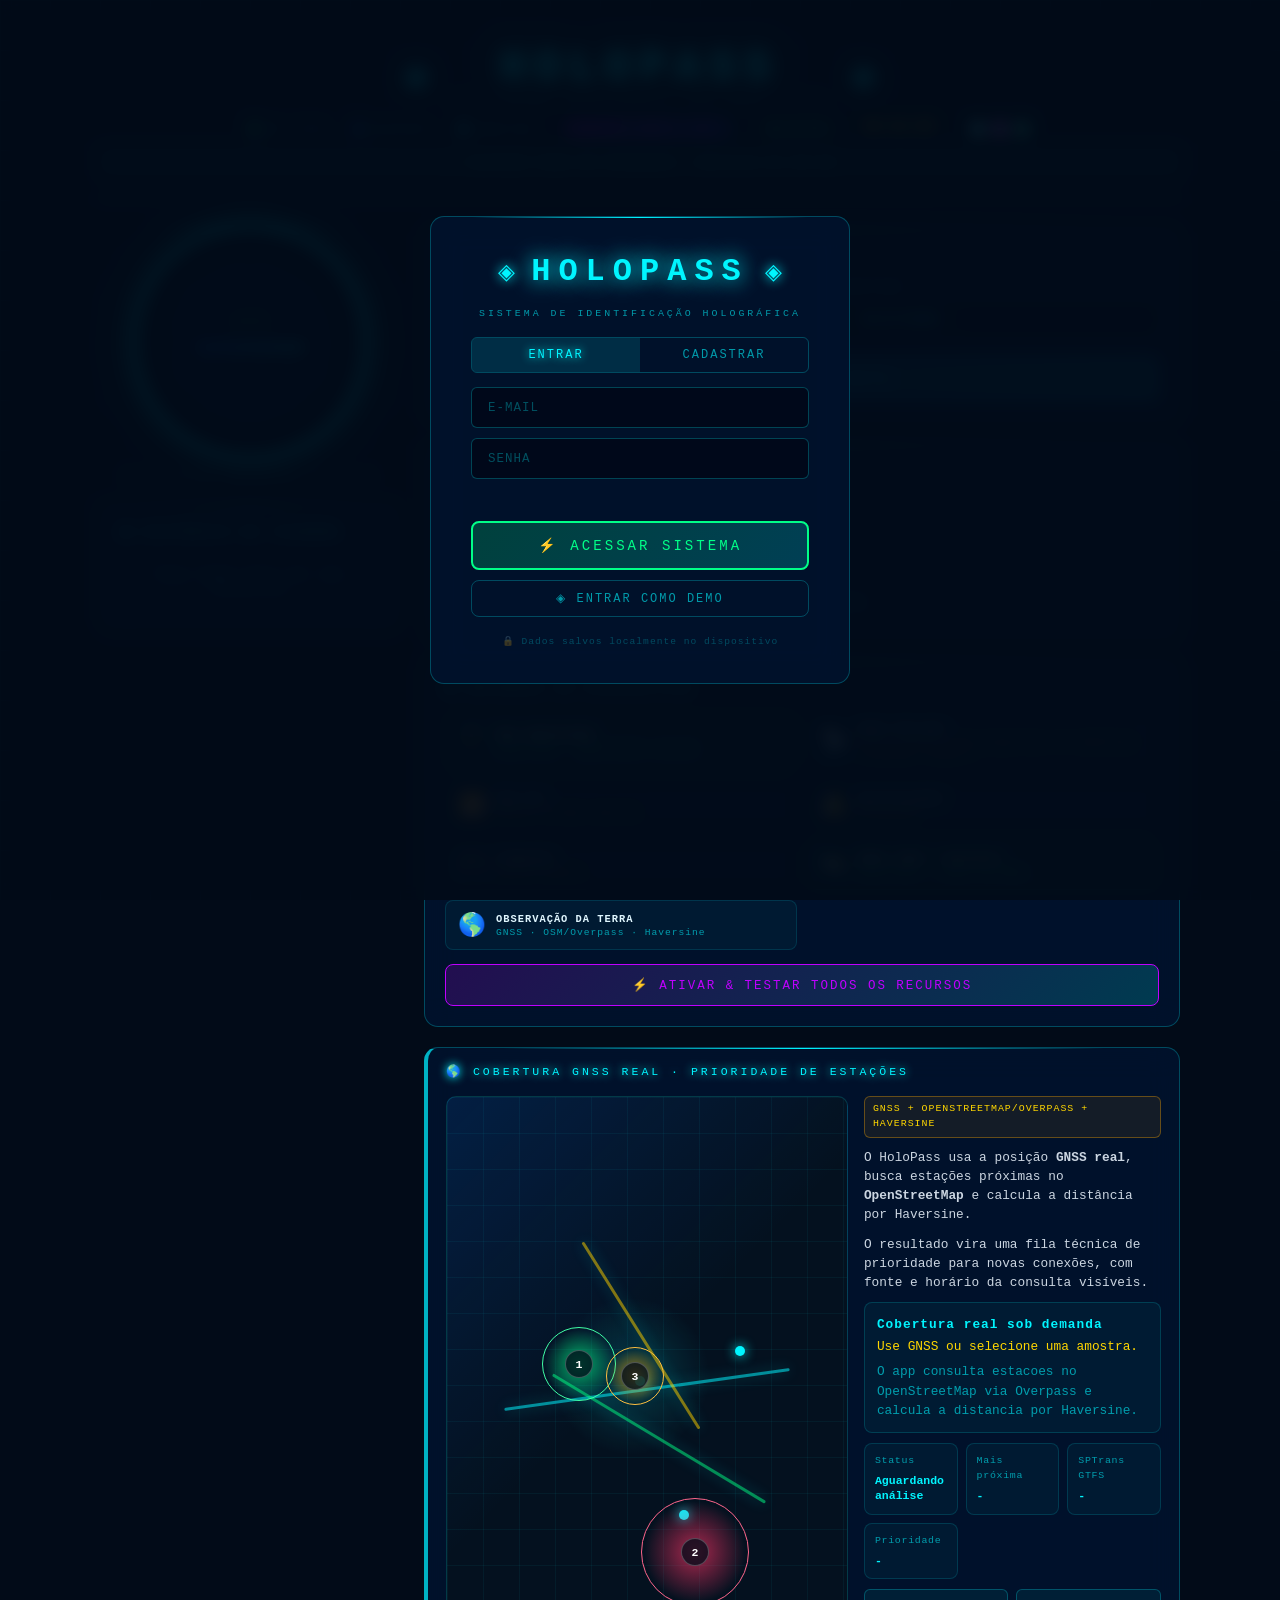
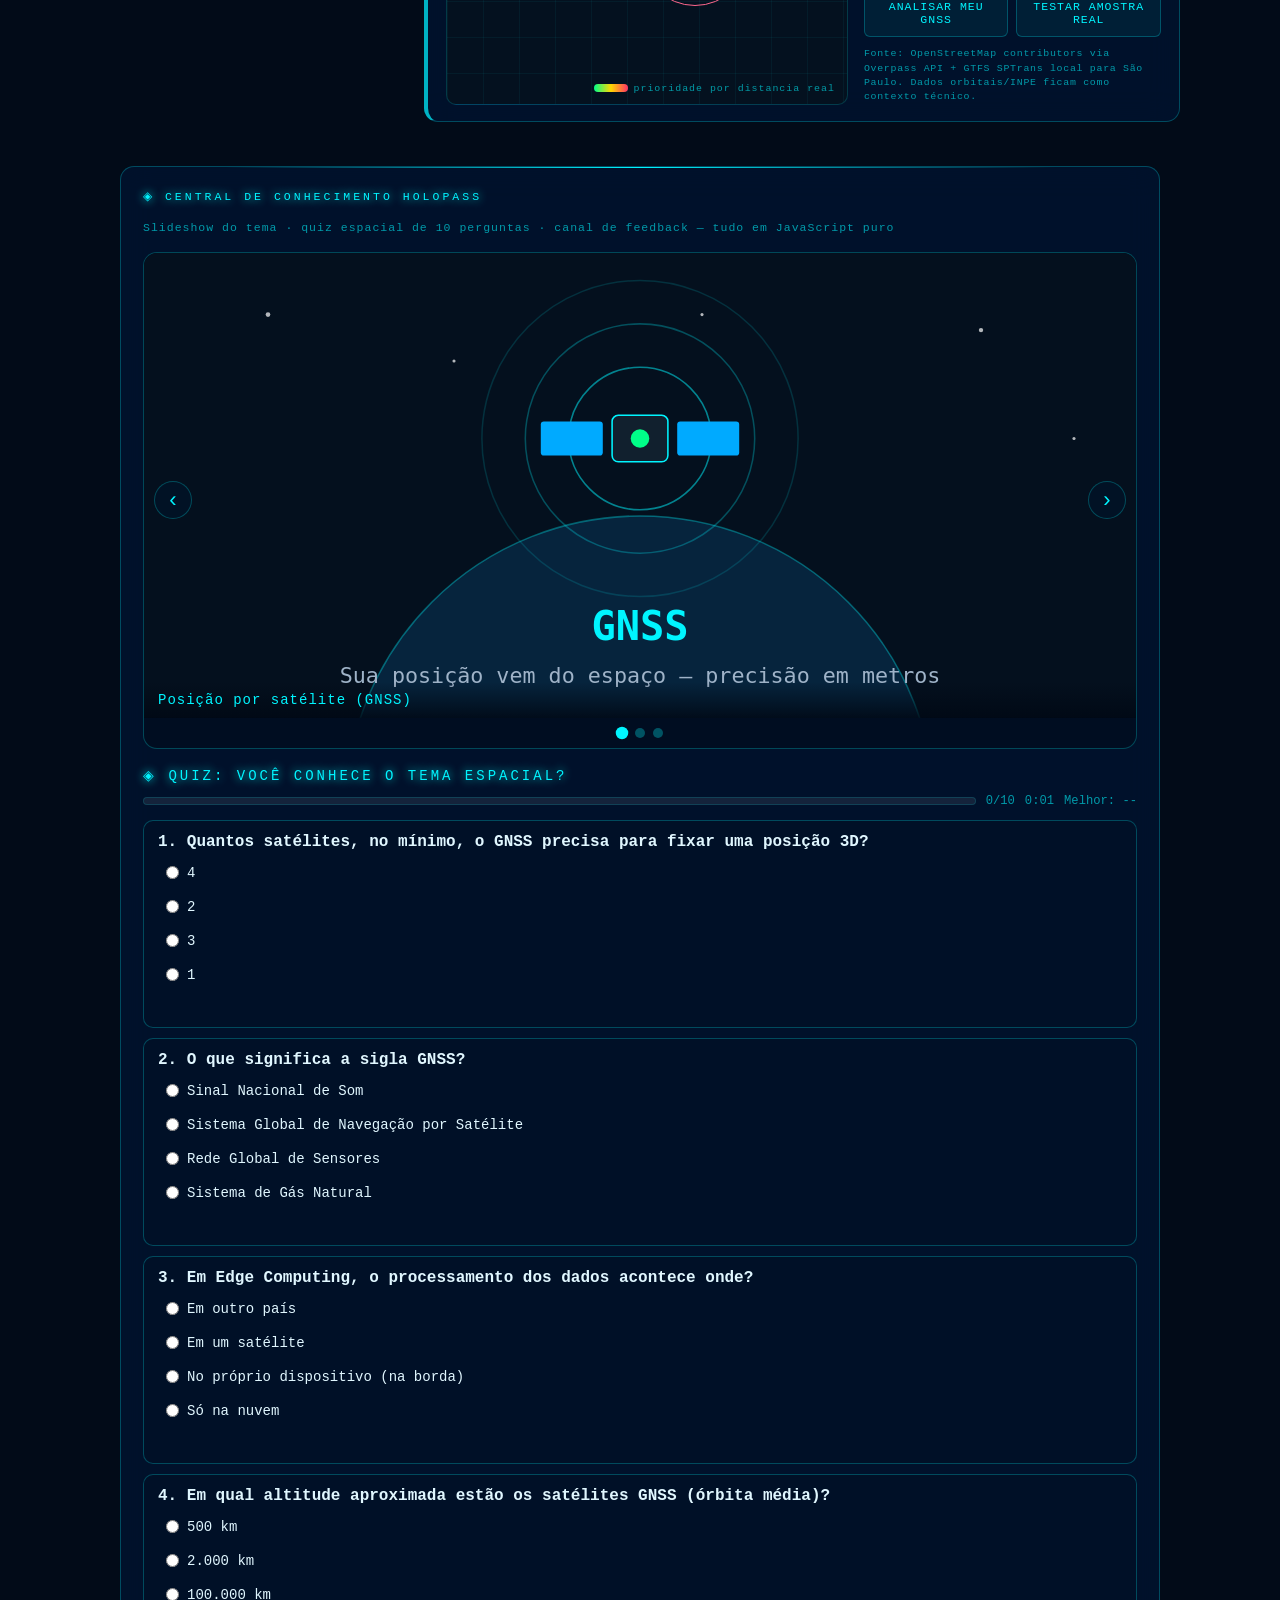
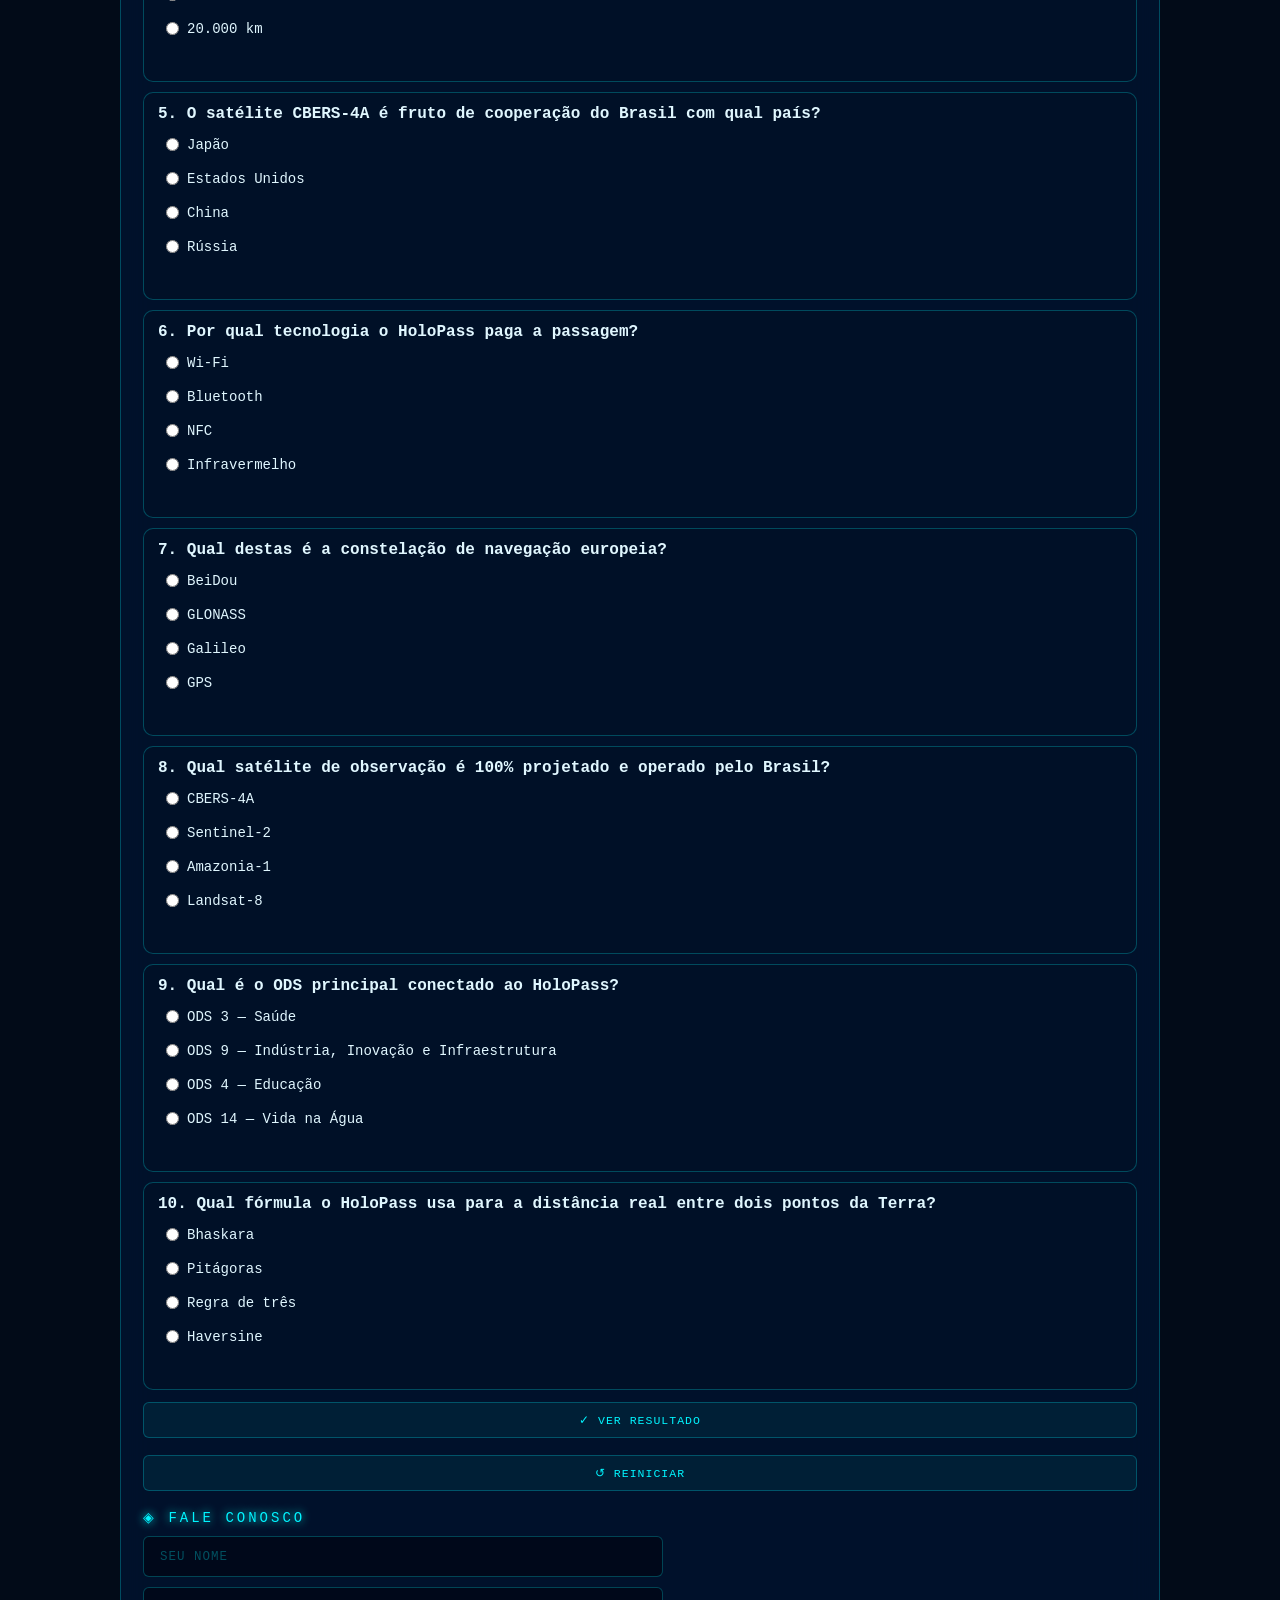
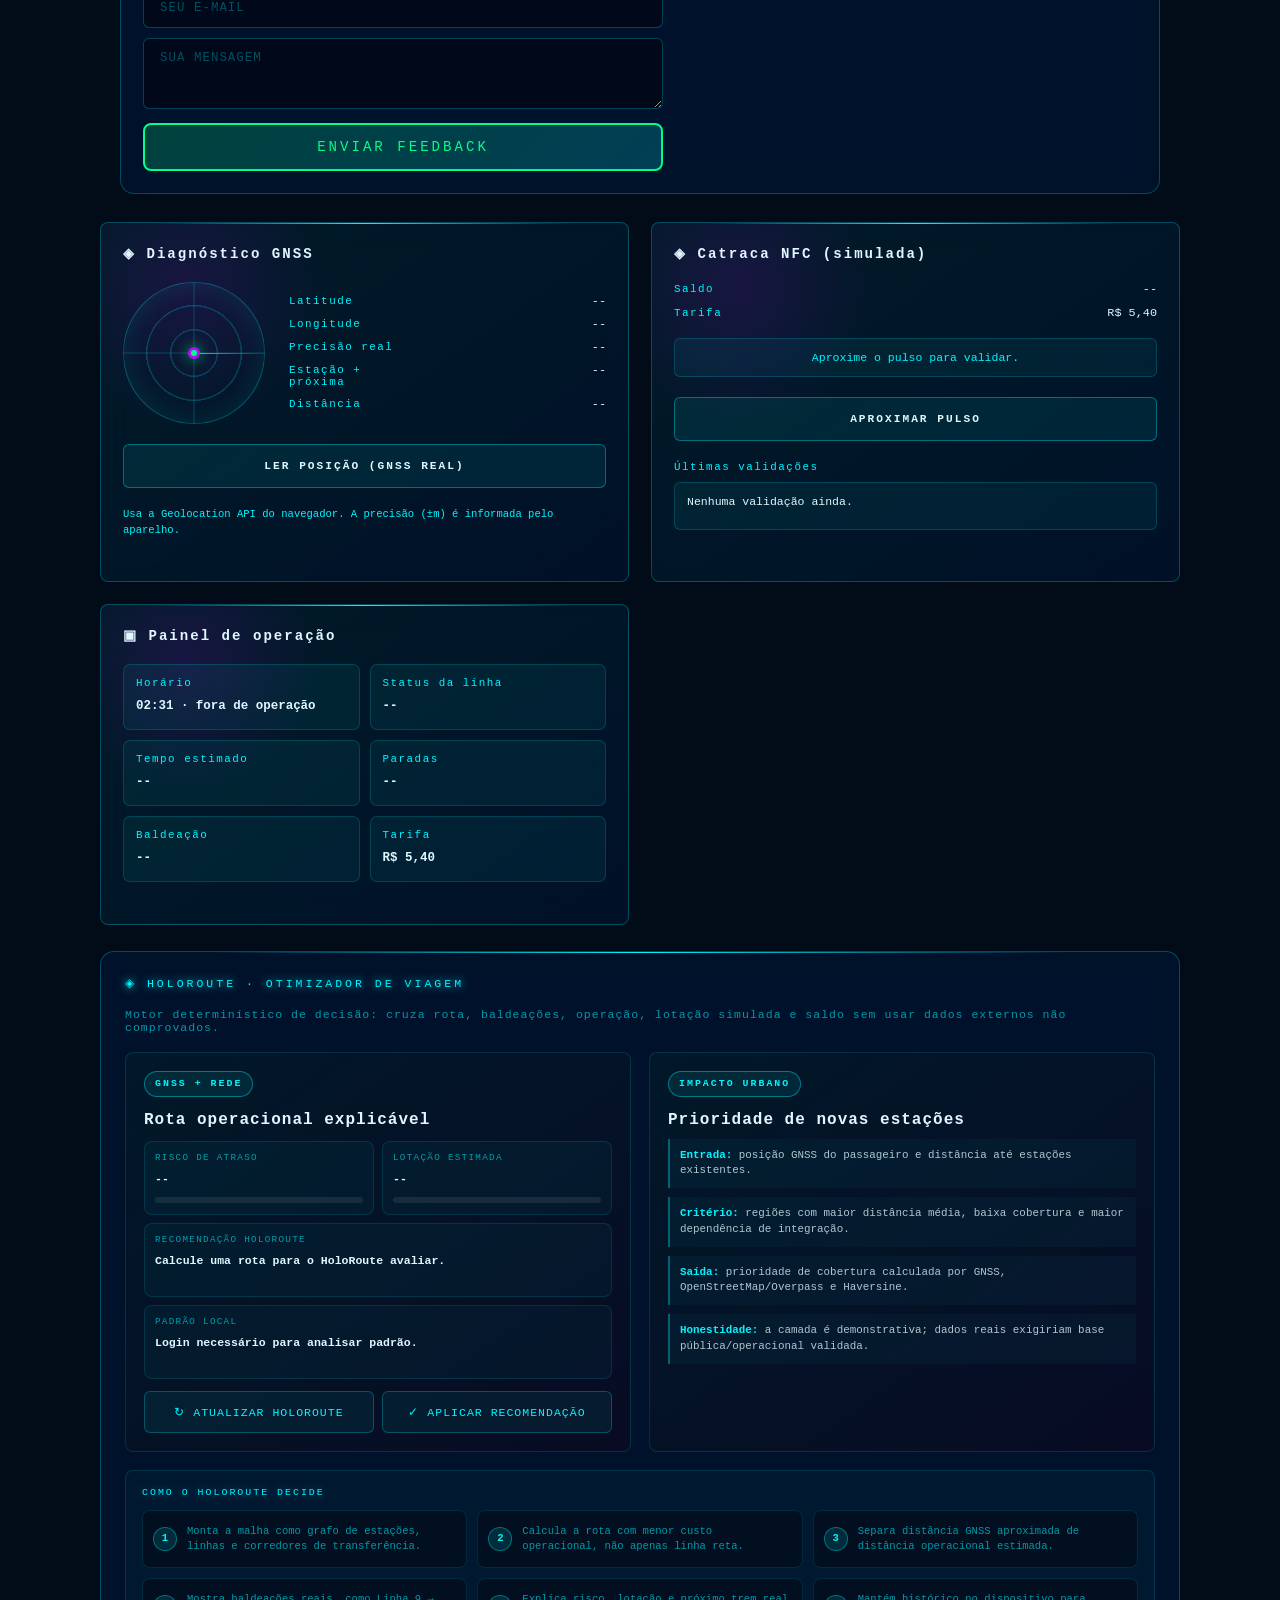
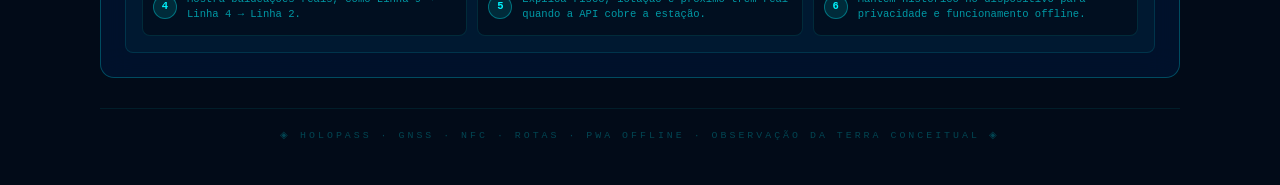
<file: index.html>
<!DOCTYPE html>
<html lang="pt-BR">
<head>
  <meta charset="UTF-8">
  <meta name="viewport" content="width=device-width, initial-scale=1.0">
  <meta http-equiv="refresh" content="0; url=WEB/index.html">
  <title>HoloPass</title>
</head>
<body>
  <p>Redirecionando para <a href="WEB/index.html">WEB/index.html</a>...</p>
</body>
</html>
</file>
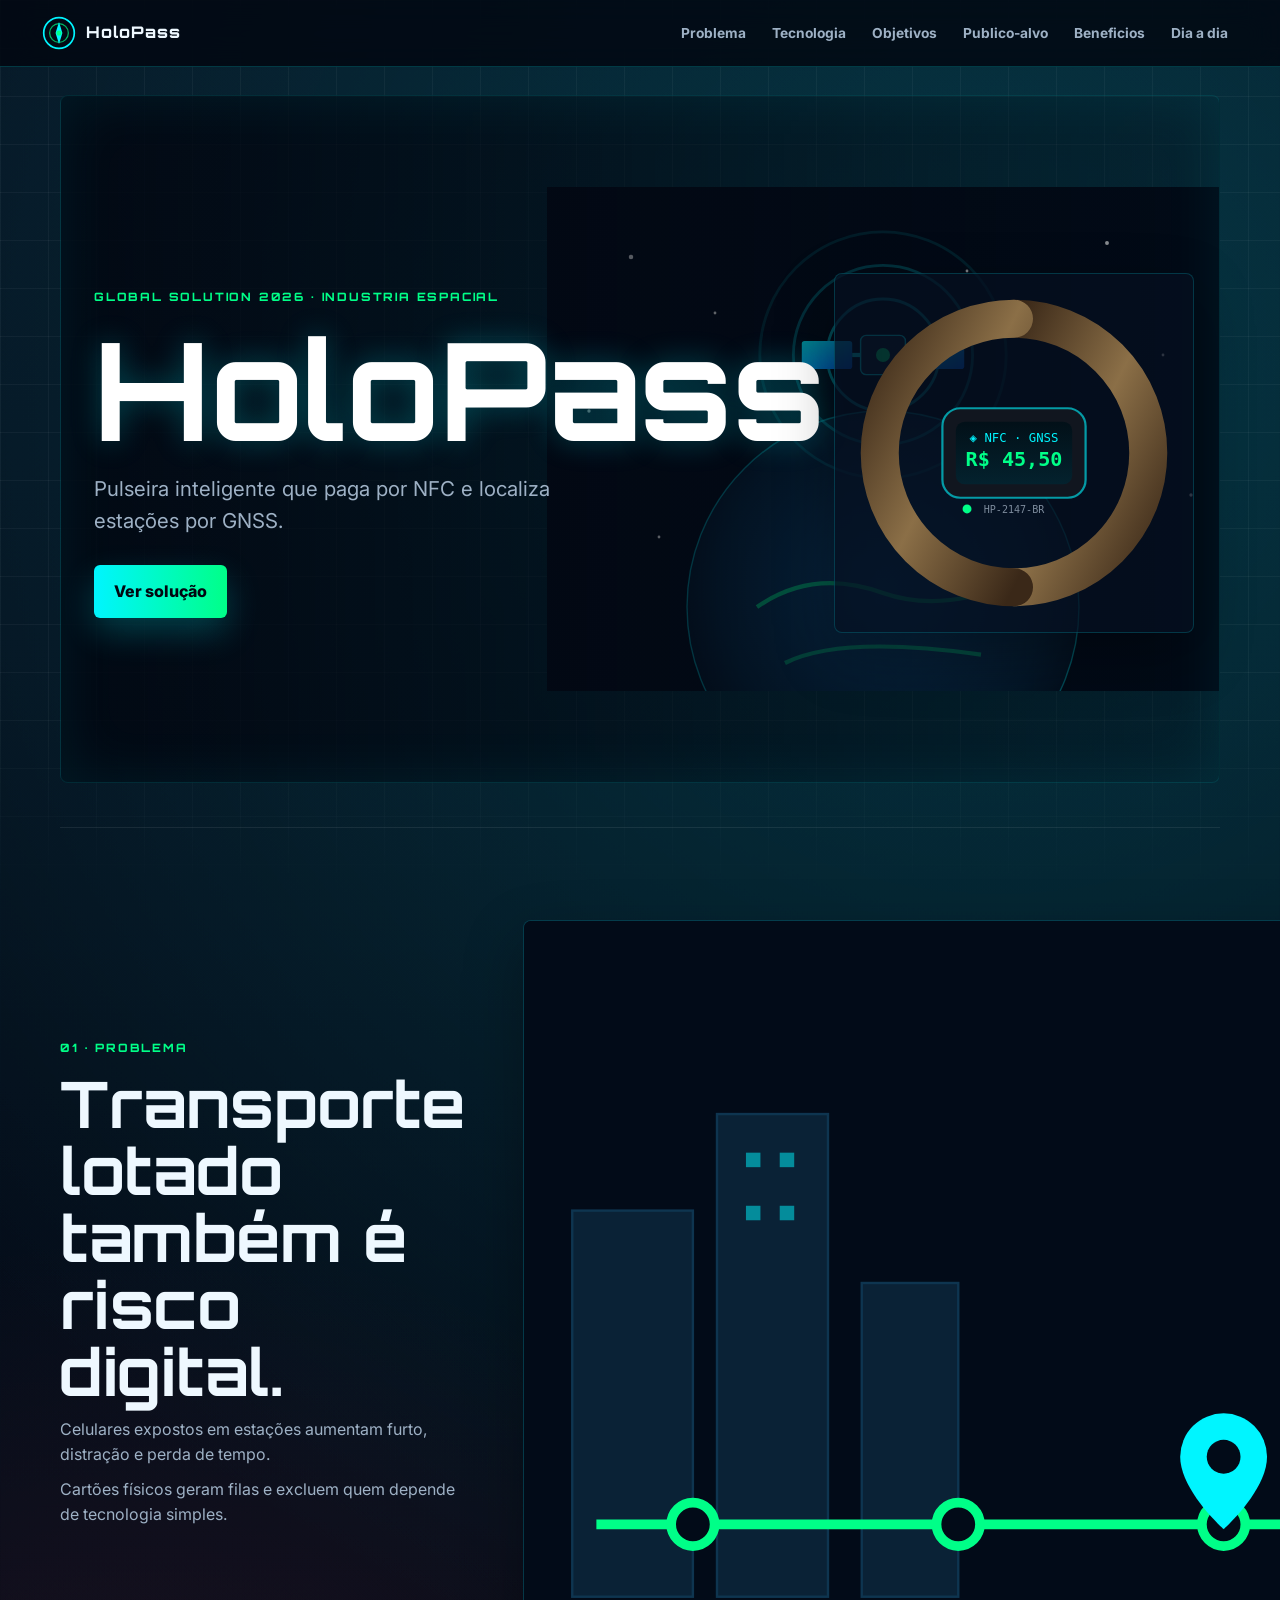
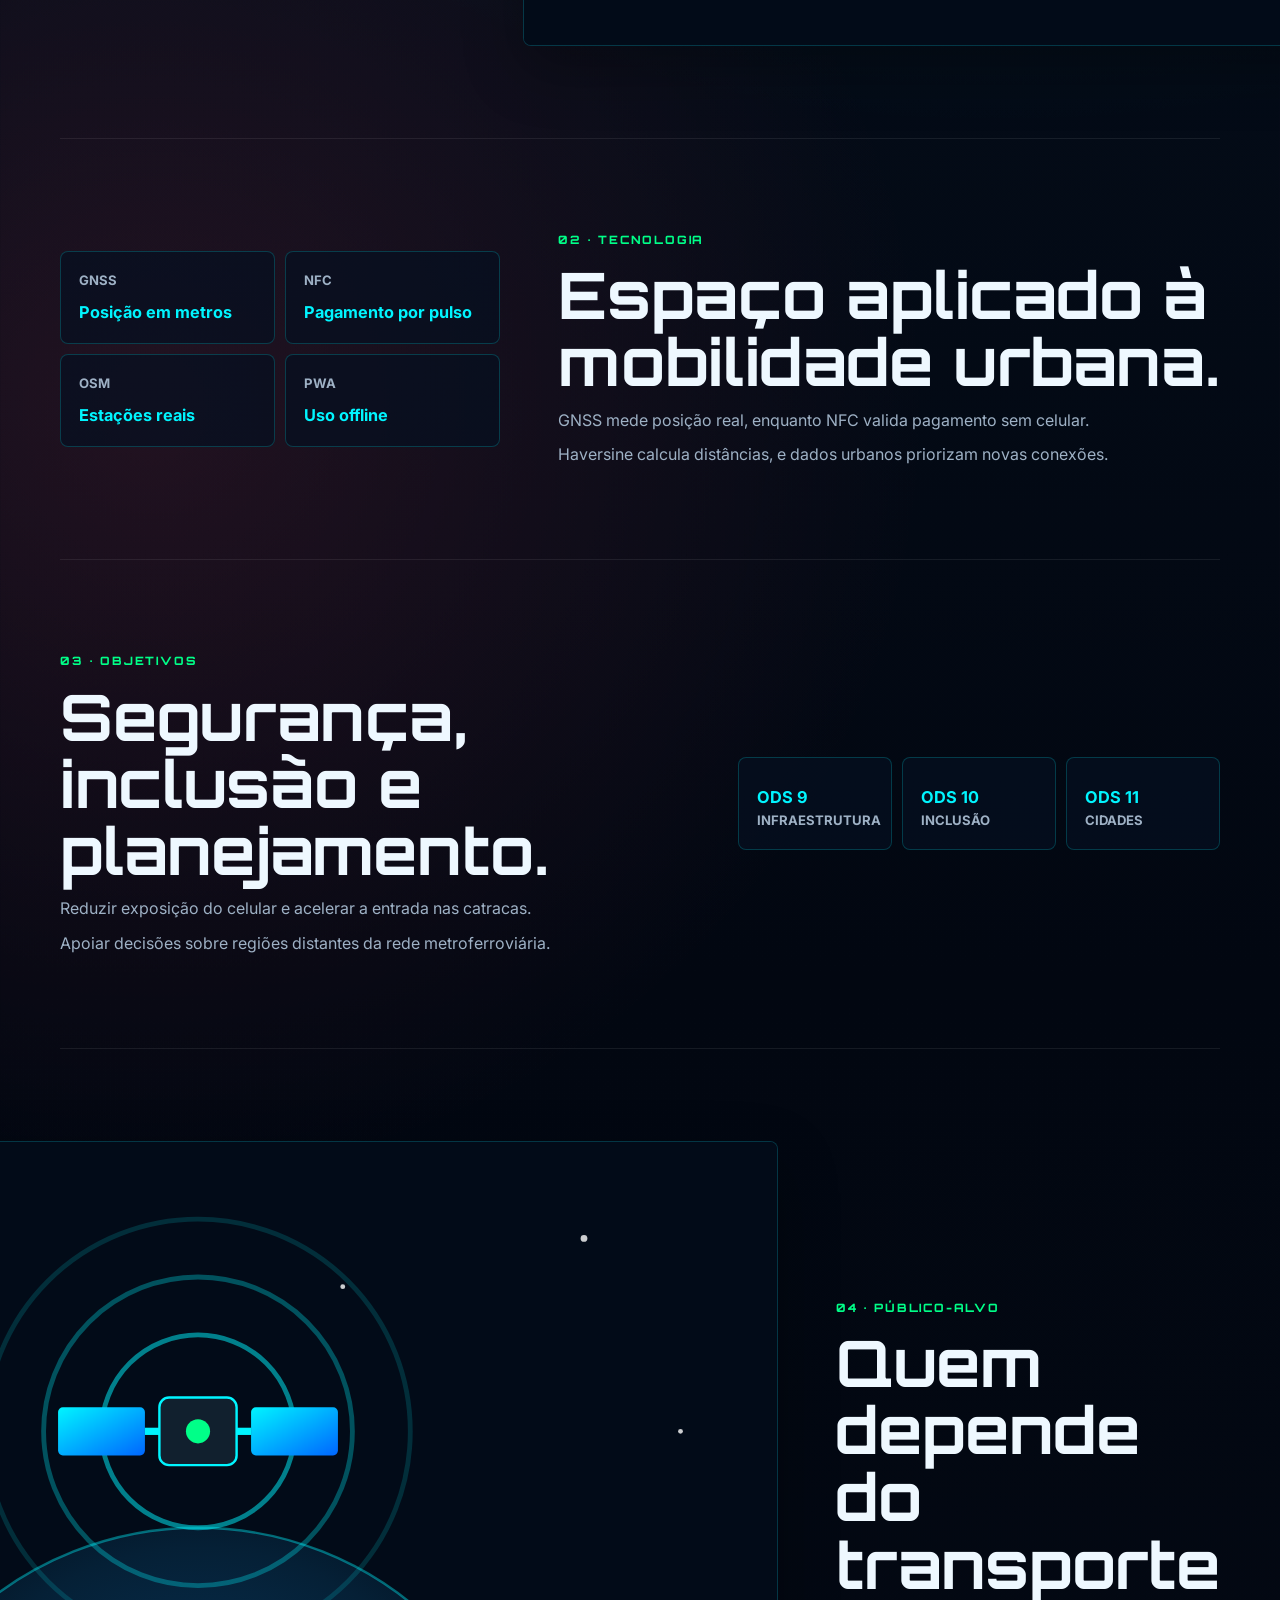
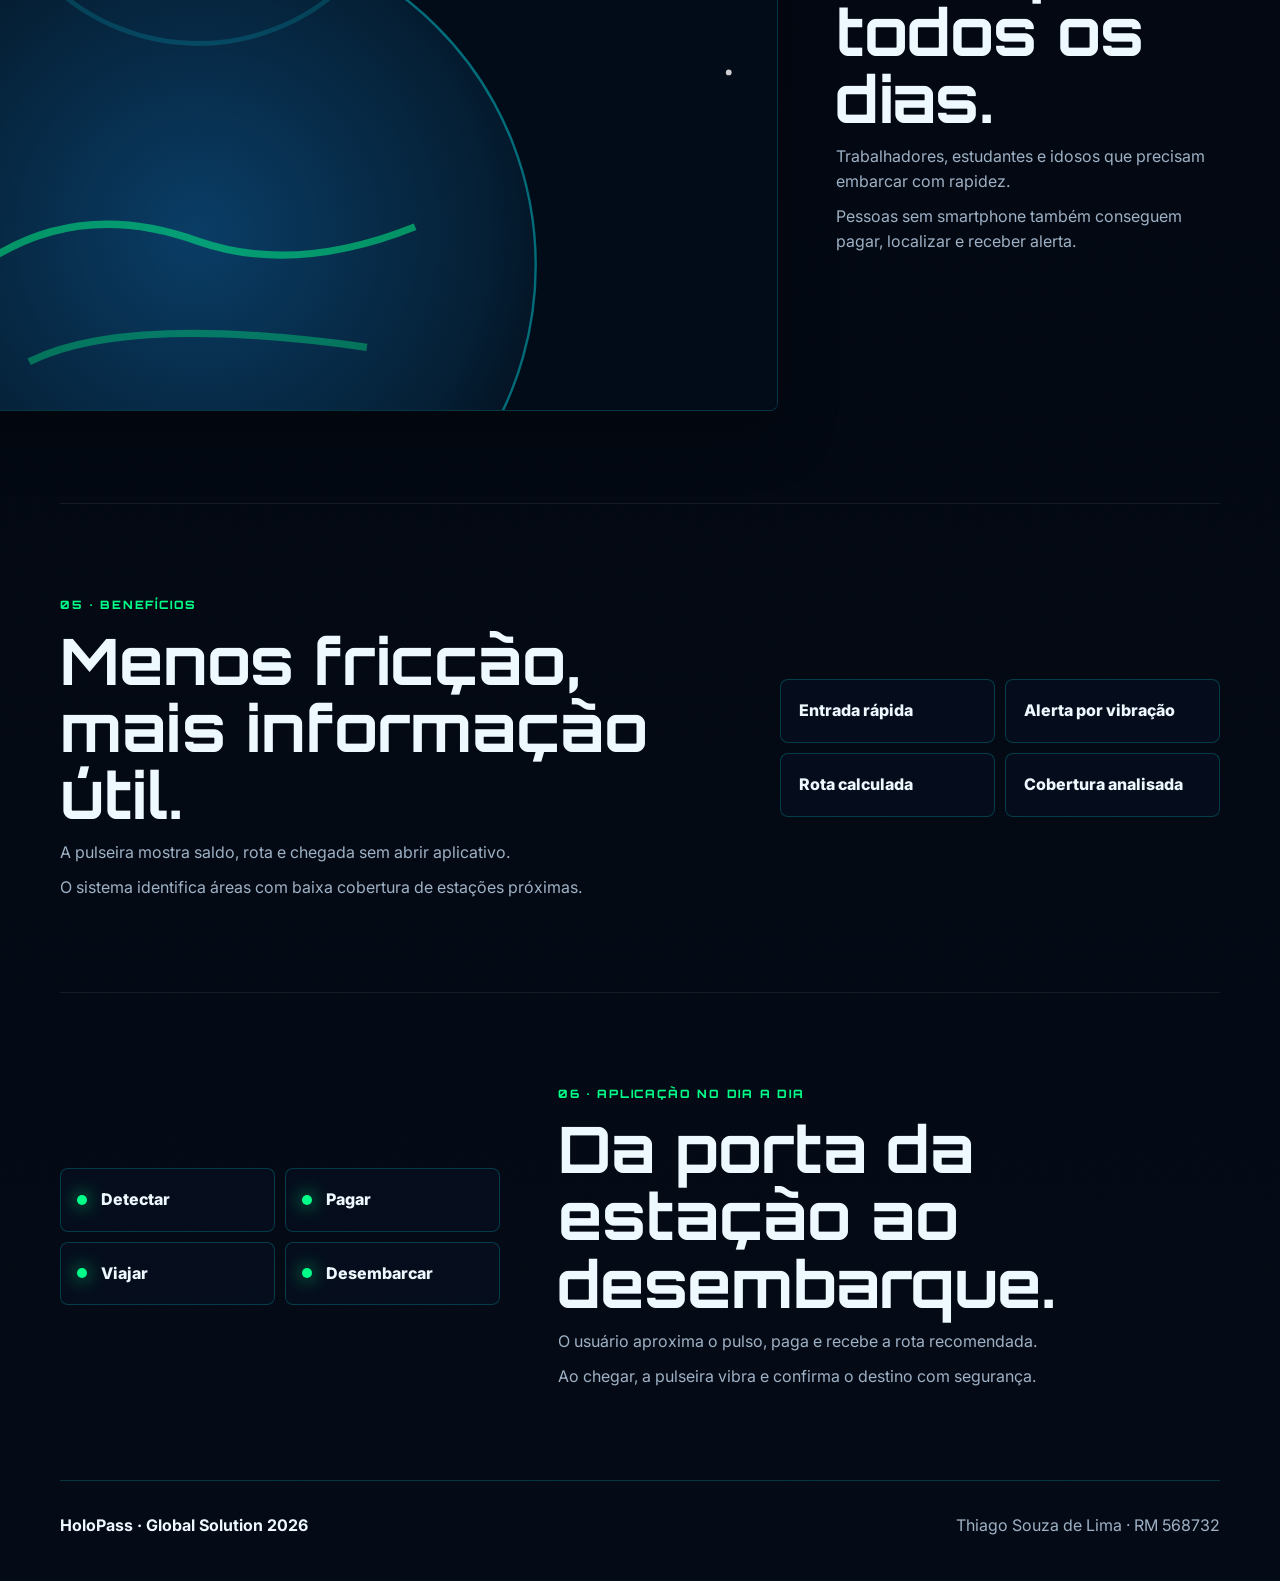
<file: front-end-landing/index.html>
<!DOCTYPE html>
<html lang="pt-BR">
<head>
  <meta charset="UTF-8">
  <meta name="viewport" content="width=device-width, initial-scale=1.0">
  <title>HoloPass | Mobilidade GNSS e NFC</title>
  <meta name="description" content="HoloPass: pulseira inteligente com GNSS, NFC e dados urbanos para mobilidade publica.">

  <link rel="preconnect" href="https://fonts.googleapis.com">
  <link rel="preconnect" href="https://fonts.gstatic.com" crossorigin>
  <link href="https://fonts.googleapis.com/css2?family=Inter:wght@400;600;700;800&family=Orbitron:wght@600;800&display=swap" rel="stylesheet">

  <link rel="stylesheet" href="css/reset.css">
  <link rel="stylesheet" href="css/style.css">
  <link rel="icon" type="image/svg+xml" href="img/logo.svg">
</head>
<body>
  <header class="topbar">
    <a class="brand" href="#inicio" aria-label="Voltar ao inicio">
      <img src="img/logo.svg" alt="Logo do HoloPass">
      <span>HoloPass</span>
    </a>
    <nav class="nav" aria-label="Navegacao principal">
      <a href="#problema">Problema</a>
      <a href="#tecnologia">Tecnologia</a>
      <a href="#objetivos">Objetivos</a>
      <a href="#publico">Publico-alvo</a>
      <a href="#beneficios">Beneficios</a>
      <a href="#aplicacao">Dia a dia</a>
    </nav>
  </header>

  <main id="inicio">
    <section class="hero" aria-labelledby="hero-title">
      <div class="hero__backdrop" aria-hidden="true"></div>
      <div class="hero__content">
        <p class="eyebrow">Global Solution 2026 · Industria Espacial</p>
        <h1 id="hero-title">HoloPass</h1>
        <p class="hero__lead">Pulseira inteligente que paga por NFC e localiza estações por GNSS.</p>
        <a class="hero__button" href="#problema">Ver solução</a>
      </div>
      <div class="hero__device">
        <img src="img/bracelet.svg" alt="Pulseira HoloPass com display de saldo e area NFC">
      </div>
    </section>

    <section class="section section--problem" id="problema">
      <div class="section__content">
        <p class="section__kicker">01 · Problema</p>
        <h2>Transporte lotado também é risco digital.</h2>
        <p>Celulares expostos em estações aumentam furto, distração e perda de tempo.</p>
        <p>Cartões físicos geram filas e excluem quem depende de tecnologia simples.</p>
      </div>
      <img src="img/city-metro.svg" alt="Cidade conectada por linhas de metrô e trem">
    </section>

    <section class="section" id="tecnologia">
      <div class="section__content">
        <p class="section__kicker">02 · Tecnologia</p>
        <h2>Espaço aplicado à mobilidade urbana.</h2>
        <p>GNSS mede posição real, enquanto NFC valida pagamento sem celular.</p>
        <p>Haversine calcula distâncias, e dados urbanos priorizam novas conexões.</p>
      </div>
      <div class="feature-row">
        <article>
          <span>GNSS</span>
          <strong>Posição em metros</strong>
        </article>
        <article>
          <span>NFC</span>
          <strong>Pagamento por pulso</strong>
        </article>
        <article>
          <span>OSM</span>
          <strong>Estações reais</strong>
        </article>
        <article>
          <span>PWA</span>
          <strong>Uso offline</strong>
        </article>
      </div>
    </section>

    <section class="section section--objectives" id="objetivos">
      <div class="section__content">
        <p class="section__kicker">03 · Objetivos</p>
        <h2>Segurança, inclusão e planejamento.</h2>
        <p>Reduzir exposição do celular e acelerar a entrada nas catracas.</p>
        <p>Apoiar decisões sobre regiões distantes da rede metroferroviária.</p>
      </div>
      <div class="metrics" aria-label="Indicadores do produto">
        <div><strong>ODS 9</strong><span>Infraestrutura</span></div>
        <div><strong>ODS 10</strong><span>Inclusão</span></div>
        <div><strong>ODS 11</strong><span>Cidades</span></div>
      </div>
    </section>

    <section class="section" id="publico">
      <div class="section__content">
        <p class="section__kicker">04 · Público-alvo</p>
        <h2>Quem depende do transporte todos os dias.</h2>
        <p>Trabalhadores, estudantes e idosos que precisam embarcar com rapidez.</p>
        <p>Pessoas sem smartphone também conseguem pagar, localizar e receber alerta.</p>
      </div>
      <img src="img/hero-satellite.svg" alt="Satélite GNSS enviando sinal de localização para a cidade">
    </section>

    <section class="section section--benefits" id="beneficios">
      <div class="section__content">
        <p class="section__kicker">05 · Benefícios</p>
        <h2>Menos fricção, mais informação útil.</h2>
        <p>A pulseira mostra saldo, rota e chegada sem abrir aplicativo.</p>
        <p>O sistema identifica áreas com baixa cobertura de estações próximas.</p>
      </div>
      <div class="benefit-list">
        <span>Entrada rápida</span>
        <span>Alerta por vibração</span>
        <span>Rota calculada</span>
        <span>Cobertura analisada</span>
      </div>
    </section>

    <section class="section section--daily" id="aplicacao">
      <div class="section__content">
        <p class="section__kicker">06 · Aplicação no dia a dia</p>
        <h2>Da porta da estação ao desembarque.</h2>
        <p>O usuário aproxima o pulso, paga e recebe a rota recomendada.</p>
        <p>Ao chegar, a pulseira vibra e confirma o destino com segurança.</p>
      </div>
      <div class="timeline" aria-label="Fluxo de uso">
        <span>Detectar</span>
        <span>Pagar</span>
        <span>Viajar</span>
        <span>Desembarcar</span>
      </div>
    </section>
  </main>

  <footer class="footer">
    <strong>HoloPass · Global Solution 2026</strong>
    <span>Thiago Souza de Lima · RM 568732</span>
  </footer>
</body>
</html>
</file>
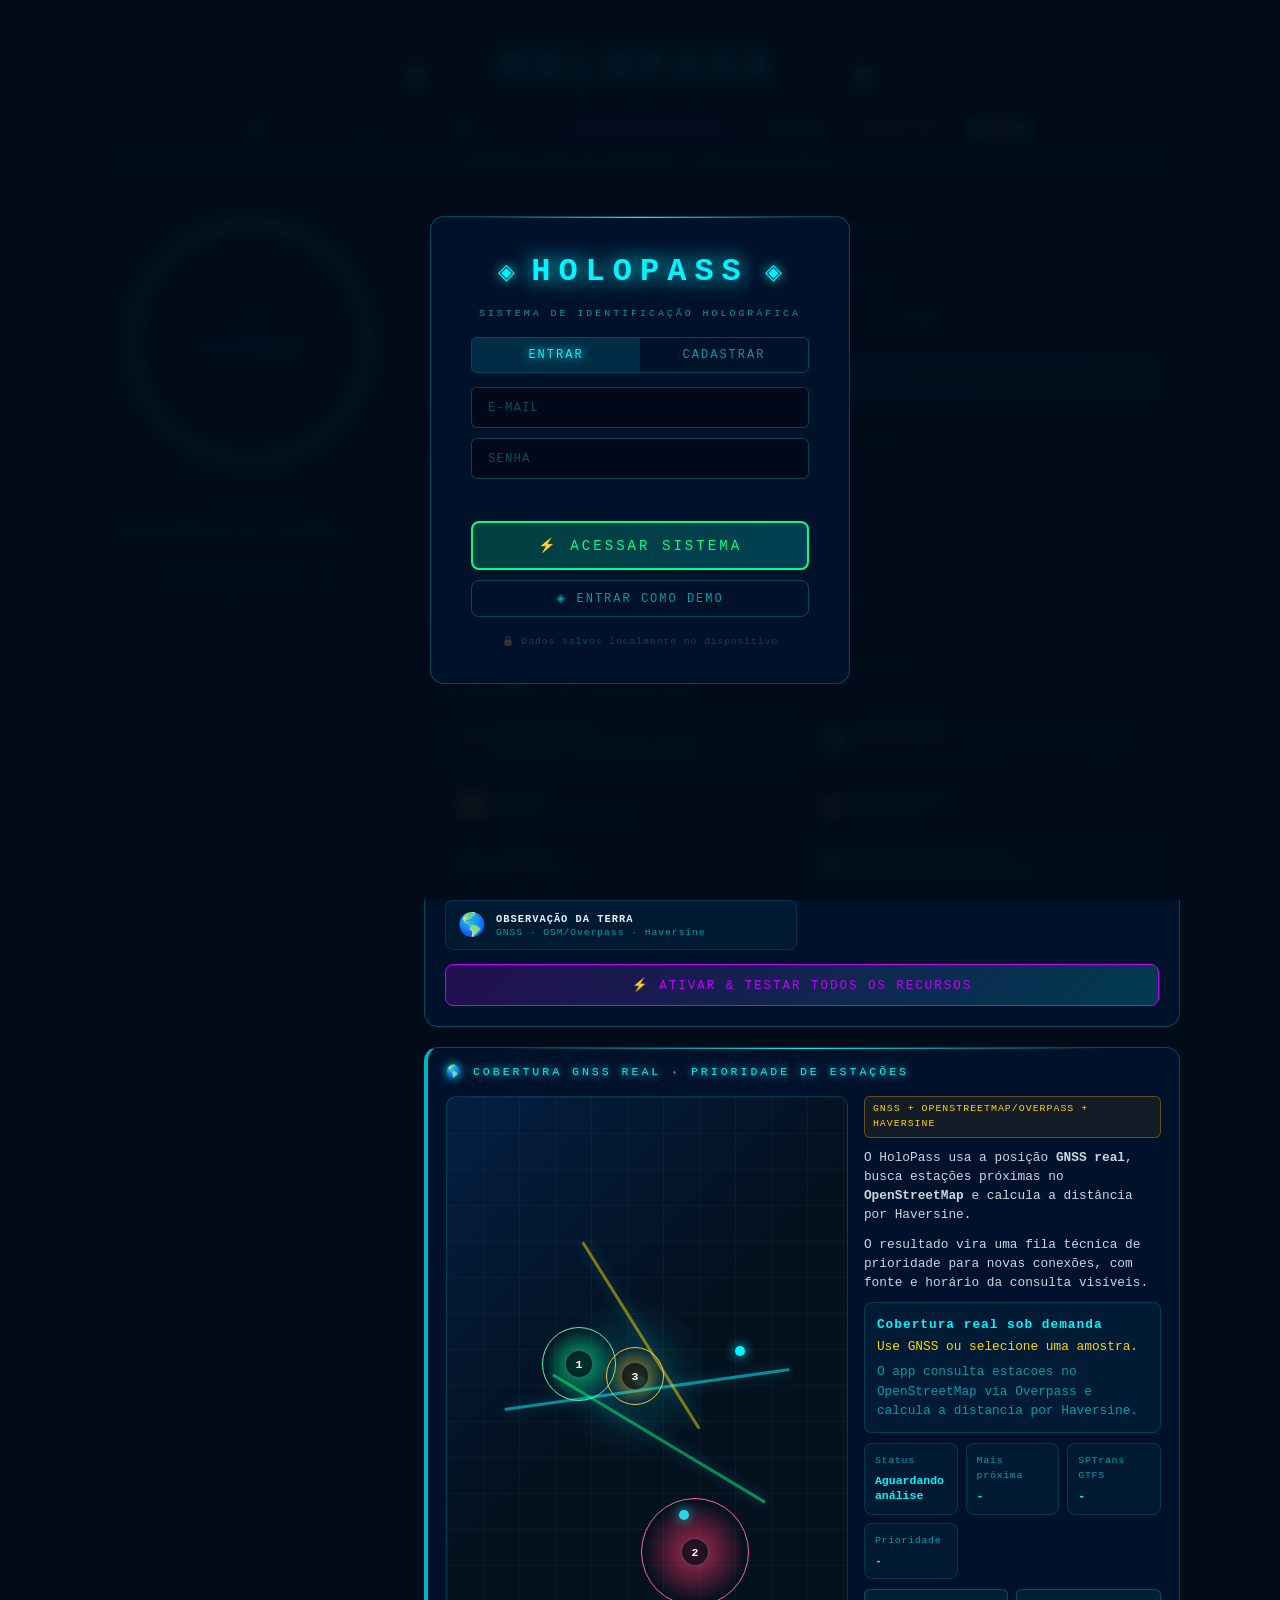
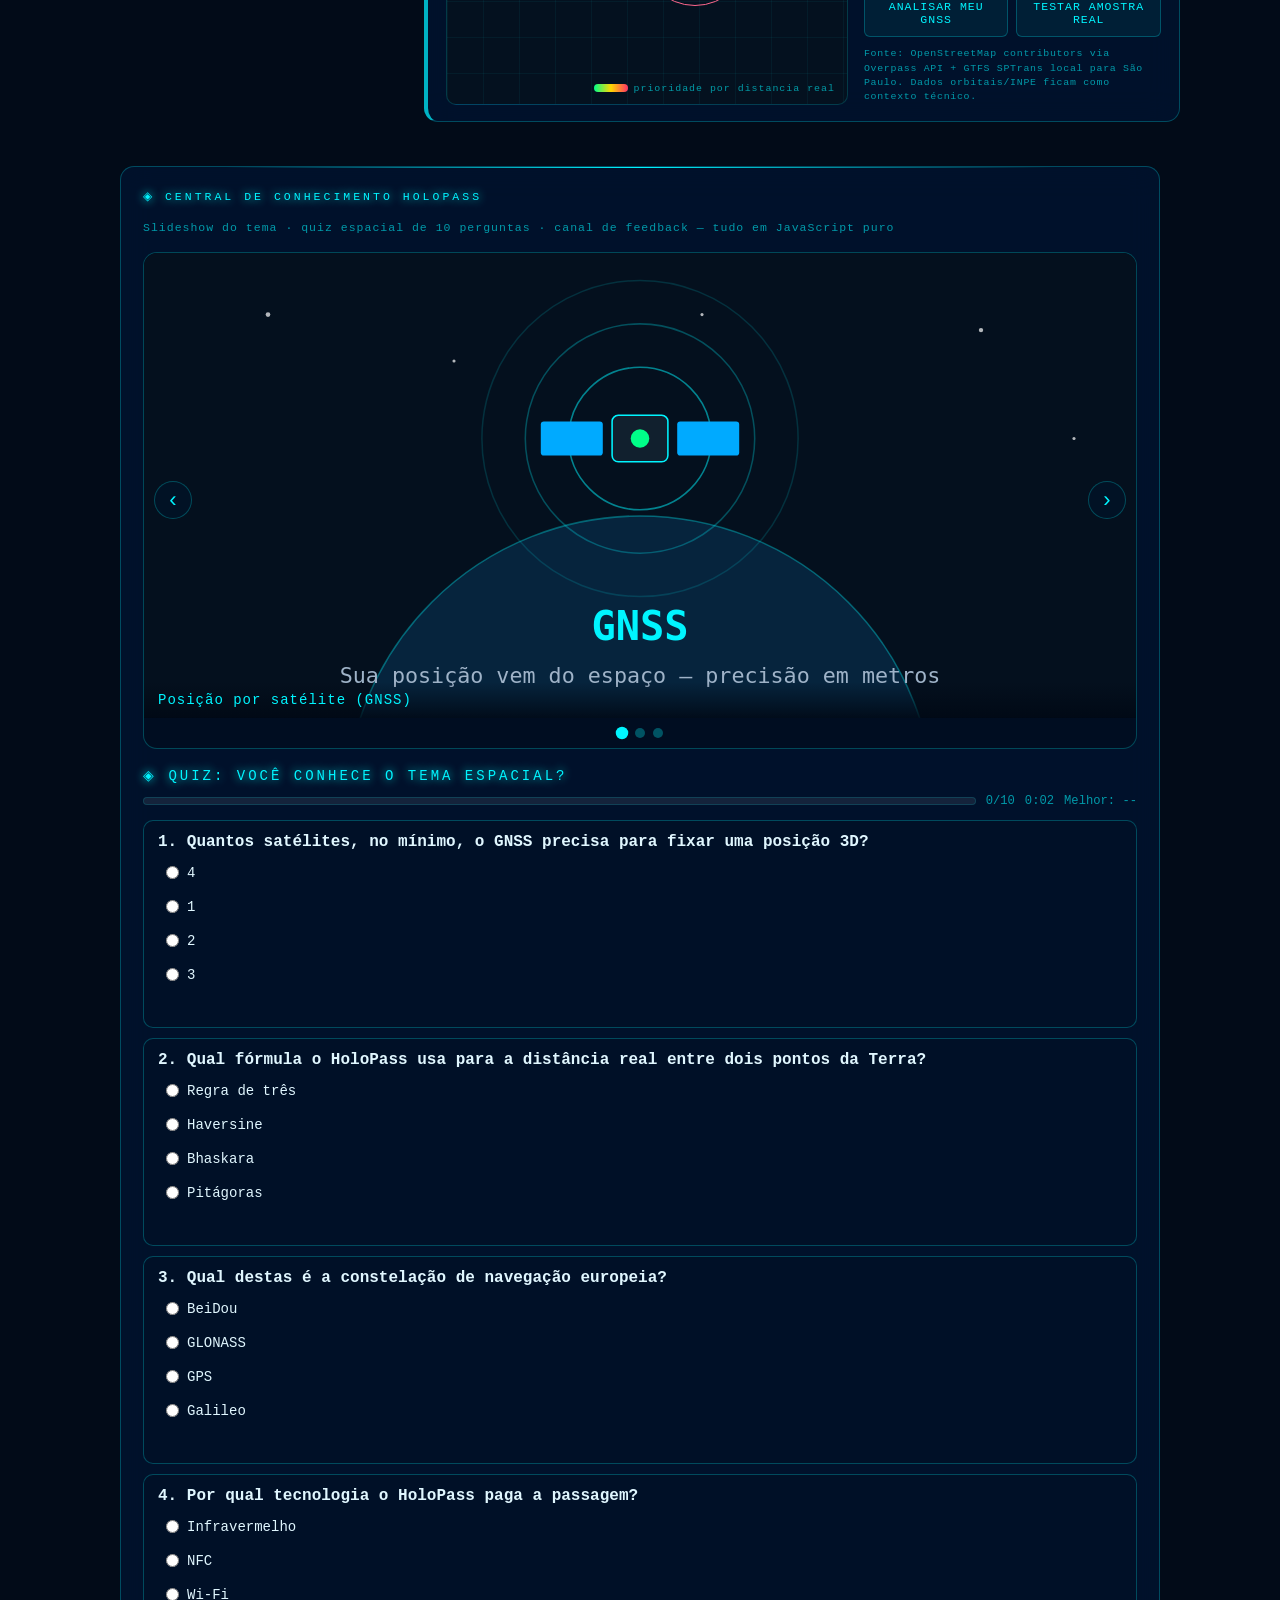
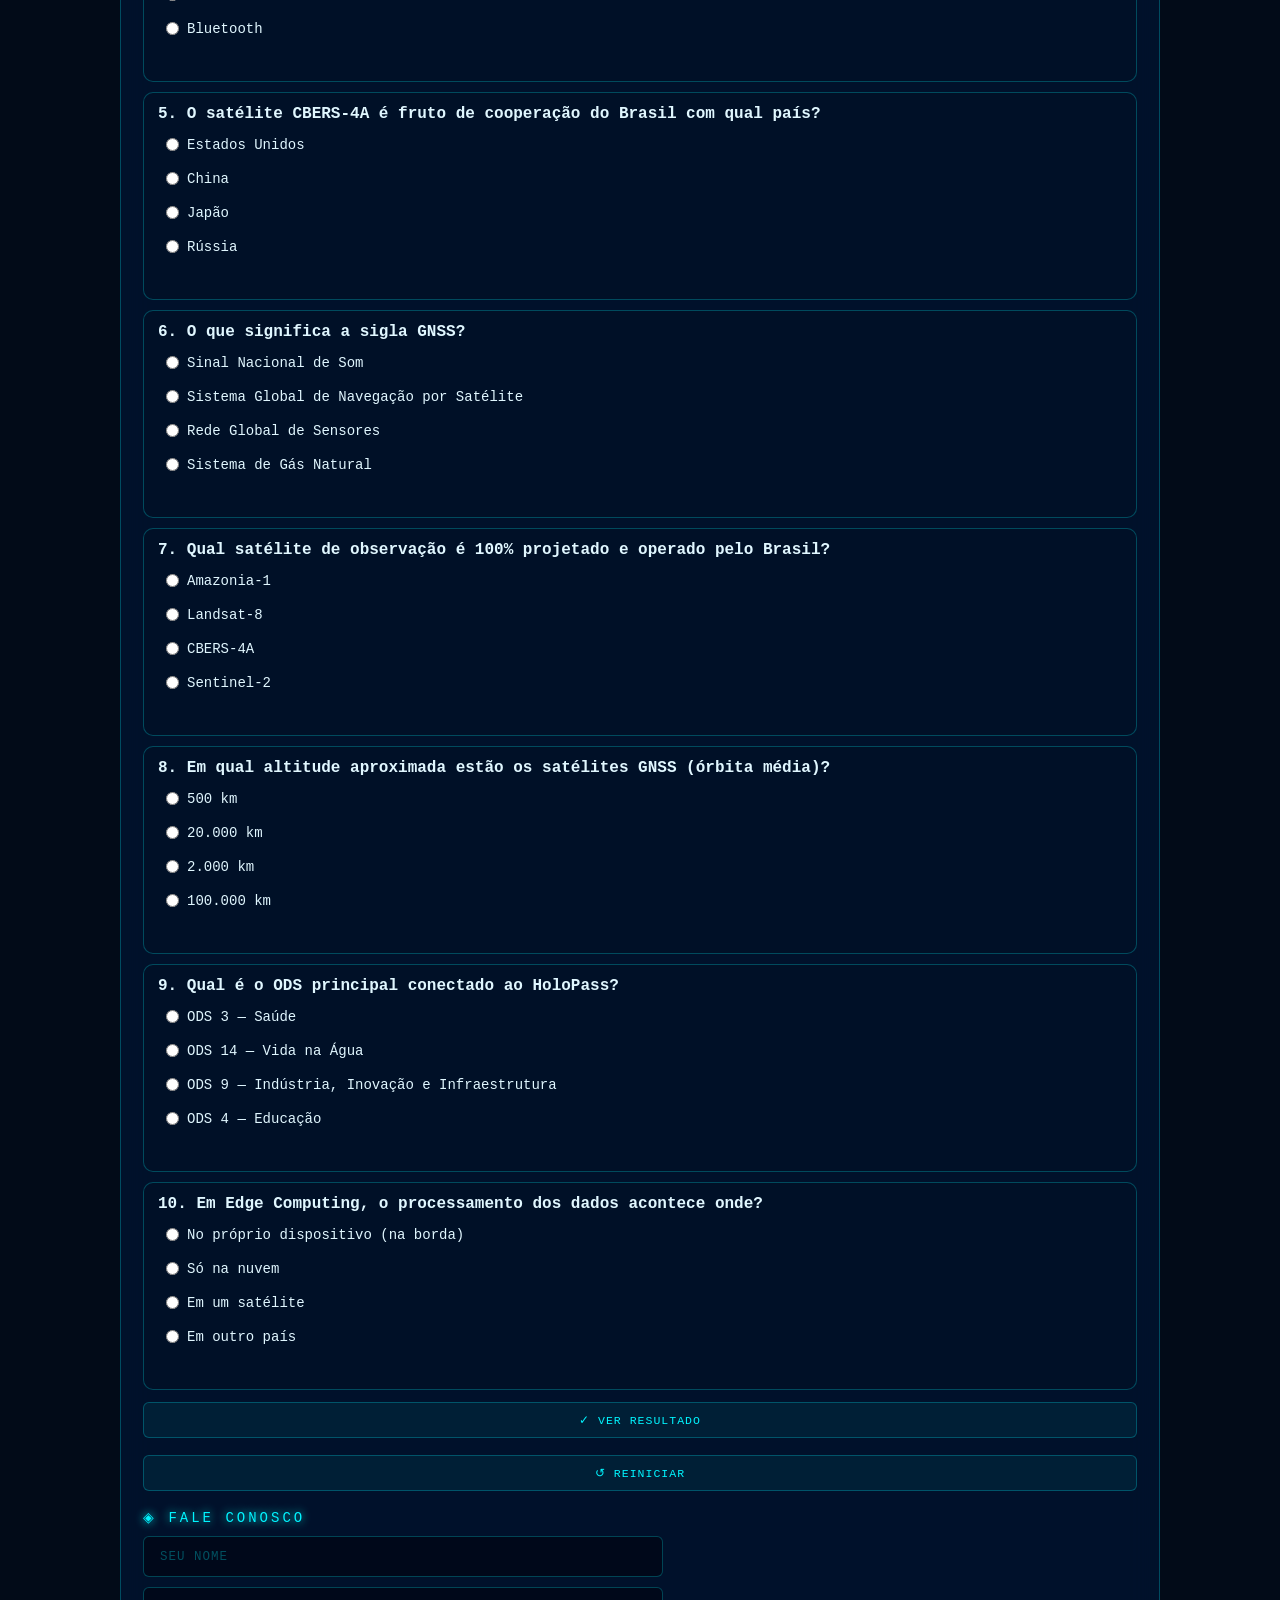
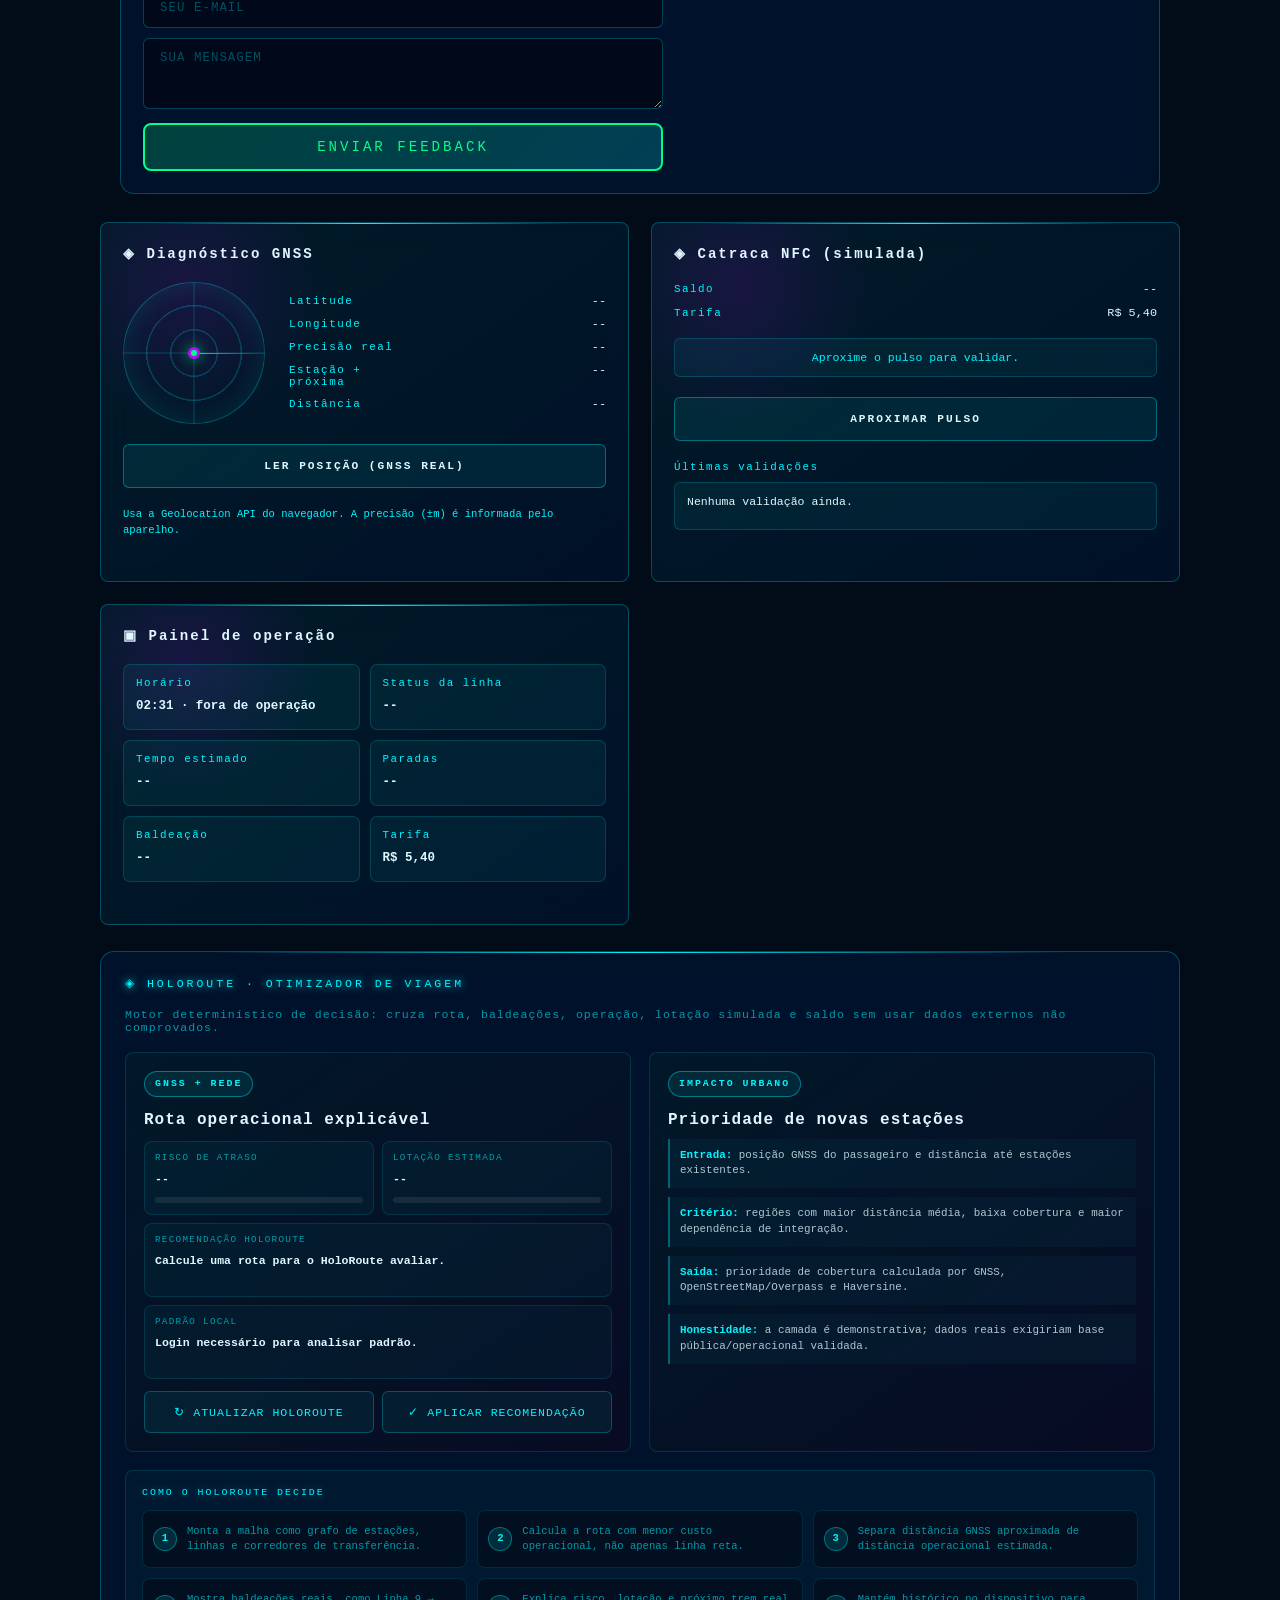
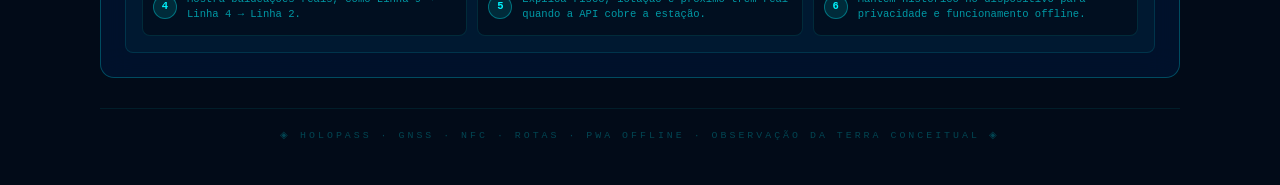
<file: WEB/index.html>
<!DOCTYPE html>
<html lang="pt-BR">
<head>
  <meta charset="UTF-8">
  <meta name="viewport" content="width=device-width, initial-scale=1.0">
  <title>HoloPass — Mobilidade Inteligente por GNSS e NFC</title>
  <link rel="stylesheet" href="src/css/style.css?v=7.8">

  <!-- ====== PWA META TAGS ====== -->
  <link rel="manifest" href="manifest.json">
  <meta name="theme-color" content="#00f5ff">
  <link rel="icon" type="image/svg+xml" href="src/assets/icon.svg">

  <!-- iOS PWA support -->
  <meta name="apple-mobile-web-app-capable" content="yes">
  <meta name="apple-mobile-web-app-status-bar-style" content="black-translucent">
  <meta name="apple-mobile-web-app-title" content="HoloPass">
  <link rel="apple-touch-icon" href="src/assets/icon.svg">

  <!-- Mobile viewport com suporte ao notch -->
  <meta name="viewport" content="width=device-width, initial-scale=1.0, viewport-fit=cover">
</head>
<body>

  <!-- Fundo compartilhado entre login e app -->
  <div class="particles" id="particles"></div>
  <div class="holo-grid"></div>

  <!-- ======================================================
       OVERLAY DE LOGIN / CADASTRO
       Aparece quando não há sessão salva.
       ====================================================== -->
  <div class="login-overlay" id="loginOverlay">
    <div class="login-box glass-panel">

      <div class="login-logo">
        <span class="login-icon">◈</span>
        <span class="login-logo-text">HOLOPASS</span>
        <span class="login-icon">◈</span>
      </div>
      <div class="login-subtitle">SISTEMA DE IDENTIFICAÇÃO HOLOGRÁFICA</div>

      <!-- Abas ENTRAR / CADASTRAR -->
      <div class="login-tabs">
        <button class="tab-btn active" id="tabBtnLogin"    onclick="mostrarTab('login')">ENTRAR</button>
        <button class="tab-btn"        id="tabBtnRegister" onclick="mostrarTab('register')">CADASTRAR</button>
      </div>

      <!-- Formulário de Login -->
      <div id="formLogin">
        <input type="email"    class="holo-input" id="loginEmail" placeholder="E-MAIL">
        <input type="password" class="holo-input" id="loginPass"  placeholder="SENHA"
               onkeydown="if(event.key==='Enter') fazerLogin()">
        <div class="login-error" id="loginError"></div>
        <button class="login-btn"  onclick="fazerLogin()">⚡ ACESSAR SISTEMA</button>
        <button class="demo-btn"   onclick="loginDemo()">◈ ENTRAR COMO DEMO</button>
      </div>

      <!-- Formulário de Cadastro -->
      <div id="formRegister" style="display:none">
        <input type="text"     class="holo-input" id="regNome"  placeholder="SEU NOME COMPLETO">
        <input type="email"    class="holo-input" id="regEmail" placeholder="E-MAIL">
        <input type="password" class="holo-input" id="regPass"  placeholder="SENHA (mín. 4 caracteres)"
               onkeydown="if(event.key==='Enter') fazerCadastro()">
        <select class="holo-input" id="regTipo">
          <option value="trabalhador">👔 Trabalhador</option>
          <option value="estudante">🎓 Estudante</option>
          <option value="idoso">🧓 Idoso (60+)</option>
          <option value="pcd">♿ Pessoa c/ Deficiência</option>
        </select>
        <div class="login-error" id="registerError"></div>
        <button class="login-btn" onclick="fazerCadastro()">◈ CRIAR MINHA CONTA</button>
      </div>

      <div class="login-info">
        🔒 Dados salvos localmente no dispositivo
      </div>
    </div>
  </div>

  <!-- ======================================================
       MODAL DE RECARGA DE SALDO
       ====================================================== -->
  <div class="modal-overlay" id="rechargeModal" style="display:none">
    <div class="modal-box glass-panel">
      <div class="panel-title">◈ RECARREGAR PULSEIRA</div>

      <div class="recharge-grid">
        <button class="recharge-btn" onclick="recarregar(20)">
          <span class="r-value">R$ 20</span>
          <span class="r-qty">~4 passagens</span>
        </button>
        <button class="recharge-btn" onclick="recarregar(50)">
          <span class="r-value">R$ 50</span>
          <span class="r-qty">~11 passagens</span>
        </button>
        <button class="recharge-btn" onclick="recarregar(100)">
          <span class="r-value">R$ 100</span>
          <span class="r-qty">~22 passagens</span>
        </button>
      </div>

      <div class="recharge-methods">
        <div class="method-btn active" onclick="selecionarMetodo(this)">🔷 PIX</div>
        <div class="method-btn"        onclick="selecionarMetodo(this)">💳 Cartão</div>
        <div class="method-btn"        onclick="selecionarMetodo(this)">🏦 Débito</div>
      </div>

      <button class="close-btn" onclick="fecharRecarga()">⊗ CANCELAR</button>
    </div>
  </div>

  <!-- ======================================================
       APP PRINCIPAL
       ====================================================== -->
  <div class="container">

    <!-- ====== CABEÇALHO ====== -->
    <header class="header">
      <div class="logo">
        <div class="logo-icon">◈</div>
        <div class="logo-text">
          <span class="logo-main">HOLOPASS</span>
          <span class="logo-sub">MOBILIDADE INTELIGENTE POR GNSS E NFC</span>
        </div>
        <div class="logo-icon">◈</div>
      </div>
      <div class="status-bar">
        <span class="status-item"><span class="dot green"></span> NFC ATIVO</span>
        <span class="status-item"><span class="dot blue"></span> BLUETOOTH</span>
        <span class="status-item"><span class="dot cyan"></span> CONECTADO</span>
        <span class="phase-badge">CENTRAL GNSS + NFC</span>
        <span class="conn-status" id="connStatus">◉ ONLINE</span>
        <span class="time" id="currentTime">00:00:00</span>
        <span class="theme-switch" role="group" aria-label="Trocar tema de cor da página">
          <button class="theme-btn" data-tema="ciano"   title="Tema Ciano"   aria-label="Tema Ciano"></button>
          <button class="theme-btn" data-tema="galaxia" title="Tema Galáxia" aria-label="Tema Galáxia"></button>
          <button class="theme-btn" data-tema="aurora"  title="Tema Aurora"  aria-label="Tema Aurora"></button>
        </span>
      </div>
      <div class="peak-bar" id="peakBar"></div>
    </header>

    <!-- ====== PAINEL PRINCIPAL — 2 COLUNAS ====== -->
    <main class="main-panel">

      <!-- ---- COLUNA ESQUERDA ---- -->
      <section class="bracelet-section">

        <!-- Painel do usuário logado -->
        <div class="user-panel glass-panel" id="userPanel" style="display:none">
          <div class="panel-title">◈ USUÁRIO IDENTIFICADO</div>
          <div class="user-info-row">
            <div class="user-avatar" id="userAvatar">?</div>
            <div class="user-details">
              <div class="user-name" id="userName">-</div>
              <div class="user-type" id="userType">-</div>
            </div>
            <button class="logout-btn" onclick="fazerLogout()" title="Sair do sistema">⊗</button>
          </div>
        </div>

        <!-- Pulseira holográfica -->
        <div class="bracelet-container">
          <div class="bracelet-ring">
            <div class="bracelet-inner">
              <div class="holo-display">
                <div class="holo-label">SALDO DISPONÍVEL</div>
                <div class="balance-amount" id="balanceDisplay">---</div>
                <div class="balance-bar">
                  <div class="balance-fill" id="balanceFill"></div>
                </div>
                <div class="bracelet-id">ID: HP-2147-BR</div>
                <!-- Botão de recarga integrado à pulseira -->
                <button class="recharge-mini-btn" onclick="abrirRecarga()">↑ RECARREGAR</button>
              </div>
            </div>
            <div class="ring-glow" id="ringGlow"></div>
            <div class="scan-line"></div>
          </div>
          <div class="bracelet-label">◈ PULSEIRA HOLOPASS ATIVA ◈</div>
        </div>

        <!-- Estatísticas do mês -->
        <div class="stats-panel glass-panel" id="statsPanel" style="display:none">
          <div class="panel-title">◈ ESTE MÊS</div>
          <div class="stats-grid">
            <div class="stat-item">
              <div class="stat-value" id="statViagens">0</div>
              <div class="stat-label">VIAGENS</div>
            </div>
            <div class="stat-item">
              <div class="stat-value" id="statGasto">R$ 0</div>
              <div class="stat-label">GASTO</div>
            </div>
            <div class="stat-item stat-linha">
              <div class="stat-value" id="statLinha">-</div>
              <div class="stat-label">LINHA FAVORITA</div>
            </div>
          </div>
        </div>

        <!-- Histórico de viagens -->
        <div class="history-panel glass-panel">
          <div class="panel-title">◈ HISTÓRICO DE VIAGENS</div>
          <div id="historyContent">
            <div class="hist-empty">Faça login para ver seu histórico</div>
          </div>
        </div>

      </section>

      <!-- ---- COLUNA DIREITA ---- -->
      <section class="control-panel">

        <!-- Seleção de estações -->
        <div class="stations-panel glass-panel">
          <div class="panel-title">◈ INTERFACE DE NAVEGAÇÃO</div>
          <div class="stations-grid">
            <div class="station-select-group">
              <label class="select-label"><span>📍</span> ESTAÇÃO ATUAL</label>
              <div class="select-wrapper">
                <select id="currentStation" class="station-select">
                  <option value="">-- SELECIONAR --</option>
                </select>
              </div>
            </div>
            <div class="station-arrow">→</div>
            <div class="station-select-group">
              <label class="select-label"><span>🎯</span> DESTINO</label>
              <div class="select-wrapper">
                <select id="destination" class="station-select">
                  <option value="">-- SELECIONAR --</option>
                </select>
              </div>
            </div>
          </div>
          <button class="calc-btn" onclick="calcularRota()">
            <span>⚡</span> CALCULAR ROTA
          </button>
        </div>

        <!-- Painel de dados da viagem -->
        <div class="journey-panel glass-panel" id="journeyPanel" style="display:none">
          <div class="panel-title">◈ DADOS DA VIAGEM</div>

          <div class="journey-grid">
            <div class="journey-item">
              <div class="journey-icon">🚇</div>
              <div class="journey-label">LINHA</div>
              <div class="journey-value" id="lineInfo">-</div>
            </div>
            <div class="journey-item">
              <div class="journey-icon">📏</div>
              <div class="journey-label">DISTÂNCIA</div>
              <div class="journey-value" id="distanceInfo">-</div>
            </div>
            <div class="journey-item">
              <div class="journey-icon">⏱️</div>
              <div class="journey-label">TEMPO EST.</div>
              <div class="journey-value" id="timeInfo">-</div>
            </div>
            <div class="journey-item">
              <div class="journey-icon">🛑</div>
              <div class="journey-label">PARADAS</div>
              <div class="journey-value" id="stopsInfo">-</div>
            </div>
          </div>

          <!-- Dados operacionais estimados -->
          <div class="realtime-grid">
            <div class="journey-item">
              <div class="journey-icon">👥</div>
              <div class="journey-label">LOTAÇÃO</div>
              <div class="journey-value" id="occupancyText">-</div>
              <div class="occ-bar"><div class="occ-fill" id="occFill"></div></div>
            </div>
            <div class="journey-item">
              <div class="journey-icon">🚆</div>
              <div class="journey-label">PRÓXIMO TREM</div>
              <div class="journey-value countdown" id="nextTrainDisplay">-</div>
              <div class="journey-source" id="nextTrainSource">Fonte: aguardando rota</div>
            </div>
            <div class="journey-item">
              <div class="journey-icon">🚃</div>
              <div class="journey-label">VAGÃO IDEAL</div>
              <div class="journey-value" id="wagonSuggest">-</div>
            </div>
          </div>

          <div class="op-warning" id="opWarning" style="display:none"></div>

          <div class="fare-section">
            <div class="fare-display">
              <span class="fare-label">TARIFA</span>
              <span class="fare-value" id="fareDisplay">R$ 5,40</span>
            </div>
            <button class="pay-btn" onclick="pagarPassagem()">
              <span class="nfc-icon">◈</span> APROXIMAR &amp; PAGAR
            </button>
          </div>

          <div class="route-display" id="routeDisplay"></div>
        </div>

        <!-- Alertas dinâmicos -->
        <div class="alerts-panel glass-panel">
          <div class="panel-title">◈ ALERTAS DO SISTEMA <span class="alerts-count" id="alertsCount"></span></div>
          <div id="alertsContent"></div>
        </div>

        <!-- ====== PAINEL DE DEVICE APIs ====== -->
        <div class="device-panel glass-panel">
          <div class="panel-title">◈ RECURSOS DO DISPOSITIVO</div>
          <div class="device-grid">
            <div class="device-item" id="dev-pwa">
              <span class="dev-icon">📱</span>
              <div class="dev-info">
                <div class="dev-name">PWA INSTALÁVEL</div>
                <div class="dev-status" id="statPwa">Verificando...</div>
              </div>
            </div>
            <div class="device-item" id="dev-offline">
              <span class="dev-icon">📡</span>
              <div class="dev-info">
                <div class="dev-name">MODO OFFLINE</div>
                <div class="dev-status" id="statOffline">Aguardando SW...</div>
              </div>
            </div>
            <div class="device-item" id="dev-nfc">
              <span class="dev-icon">📶</span>
              <div class="dev-info">
                <div class="dev-name">WEB NFC</div>
                <div class="dev-status" id="statNfc">Verificando...</div>
              </div>
            </div>
            <div class="device-item" id="dev-notif">
              <span class="dev-icon">🔔</span>
              <div class="dev-info">
                <div class="dev-name">NOTIFICAÇÕES</div>
                <div class="dev-status" id="statNotif">Verificando...</div>
              </div>
            </div>
            <div class="device-item" id="dev-vibe">
              <span class="dev-icon">📳</span>
              <div class="dev-info">
                <div class="dev-name">VIBRAÇÃO</div>
                <div class="dev-status" id="statVibe">Verificando...</div>
              </div>
            </div>
            <div class="device-item" id="dev-gps">
              <span class="dev-icon">🛰️</span>
              <div class="dev-info">
                <div class="dev-name">GNSS (GPS / Galileo)</div>
                <div class="dev-status" id="statGps">Verificando...</div>
              </div>
            </div>
            <div class="device-item" id="dev-eo">
              <span class="dev-icon">🌎</span>
              <div class="dev-info">
                <div class="dev-name">OBSERVAÇÃO DA TERRA</div>
                <div class="dev-status" id="statEo">GNSS · OSM/Overpass · Haversine</div>
              </div>
            </div>
          </div>
          <button class="test-btn" onclick="testarTodosRecursos()">
            ⚡ ATIVAR &amp; TESTAR TODOS OS RECURSOS
          </button>
        </div>

        <!-- Cobertura urbana com GNSS + OpenStreetMap/Overpass -->
        <div class="earth-panel glass-panel">
          <div class="panel-title">🌎 COBERTURA GNSS REAL · PRIORIDADE DE ESTAÇÕES</div>
          <div class="eo-layout">
            <div class="eo-map" id="eoHeatmap" role="img" aria-label="Mapa de prioridade de áreas mal atendidas por estações"></div>
            <div class="eo-copy">
              <div class="eo-badge">GNSS + OPENSTREETMAP/OVERPASS + HAVERSINE</div>
              <p>
                O HoloPass usa a posição <strong>GNSS real</strong>, busca estações próximas no
                <strong>OpenStreetMap</strong> e calcula a distância por Haversine.
              </p>
              <p>
                O resultado vira uma fila técnica de prioridade para novas conexões, com fonte e
                horário da consulta visíveis.
              </p>
              <div class="eo-detail" id="eoDetail">Selecione uma região no mapa para ver o diagnóstico.</div>
              <div class="coverage-grid" aria-live="polite">
                <div><span>Status</span><strong id="coverageStatus">Aguardando análise</strong></div>
                <div><span>Mais próxima</span><strong id="coverageNearest">-</strong></div>
                <div><span>SPTrans GTFS</span><strong id="coverageBus">-</strong></div>
                <div><span>Prioridade</span><strong id="coveragePriority">-</strong></div>
              </div>
              <div class="coverage-actions">
                <button class="proto-btn" onclick="analisarCoberturaAtual()">ANALISAR MEU GNSS</button>
                <button class="proto-btn" onclick="analisarCoberturaDemo()">TESTAR AMOSTRA REAL</button>
              </div>
              <div class="coverage-source" id="coverageSource">
                Fonte: OpenStreetMap contributors via Overpass API + GTFS SPTrans local para São Paulo. Dados orbitais/INPE ficam como contexto técnico.
              </div>
            </div>
          </div>
        </div>

      </section>
    </main>

    <!-- ====================================================
         WEB DEVELOPMENT — Slideshow · Quiz · Feedback (JS puro)
         ==================================================== -->
    <section class="webdev-section">
      <div class="webdev-panel glass-panel">
        <div class="proto-header">
          <div class="panel-title">◈ CENTRAL DE CONHECIMENTO HOLOPASS</div>
          <div class="proto-subtitle">
            Slideshow do tema · quiz espacial de 10 perguntas · canal de feedback — tudo em JavaScript puro
          </div>
        </div>

        <!-- ---- Slideshow (3 imagens) ---- -->
        <div class="slideshow">
          <div class="slides">
            <figure class="slide active">
              <img src="src/assets/slide1-gnss.svg" alt="Ilustração de posicionamento por satélite GNSS">
              <figcaption>Posição por satélite (GNSS)</figcaption>
            </figure>
            <figure class="slide">
              <img src="src/assets/slide2-nfc.svg" alt="Ilustração de pagamento por aproximação NFC na catraca">
              <figcaption>Pague aproximando o pulso (NFC)</figcaption>
            </figure>
            <figure class="slide">
              <img src="src/assets/slide3-edge.svg" alt="Ilustração do módulo Arduino embarcado com LED e buzzer">
              <figcaption>Cálculo na borda (Edge Computing)</figcaption>
            </figure>
          </div>
          <button class="slide-nav prev" id="slidePrev" aria-label="Slide anterior">‹</button>
          <button class="slide-nav next" id="slideNext" aria-label="Próximo slide">›</button>
          <div class="slide-dots">
            <button class="slide-dot active" aria-label="Ir para o slide 1"></button>
            <button class="slide-dot" aria-label="Ir para o slide 2"></button>
            <button class="slide-dot" aria-label="Ir para o slide 3"></button>
          </div>
        </div>

        <!-- ---- Quiz (10 perguntas) ---- -->
        <div class="quiz">
          <div class="panel-title small">◈ QUIZ: VOCÊ CONHECE O TEMA ESPACIAL?</div>
          <div id="quizPerguntas"></div>
          <div class="quiz-actions">
            <button class="proto-btn" id="btnCorrigirQuiz">✓ VER RESULTADO</button>
            <button class="proto-btn" id="btnReiniciarQuiz">↺ REINICIAR</button>
          </div>
          <div class="quiz-resultado" id="quizResultado"></div>
        </div>

        <!-- ---- Formulário de feedback (validação) ---- -->
        <div class="feedback">
          <div class="panel-title small">◈ FALE CONOSCO</div>
          <form id="feedbackForm" novalidate>
            <input type="text"  id="fbNome"  class="holo-input" placeholder="SEU NOME">
            <input type="email" id="fbEmail" class="holo-input" placeholder="SEU E-MAIL">
            <textarea id="fbMsg" class="holo-input" rows="3" placeholder="SUA MENSAGEM"></textarea>
            <button type="submit" class="login-btn">ENVIAR FEEDBACK</button>
          </form>
          <div class="feedback-resultado" id="feedbackResultado"></div>
        </div>
      </div>
    </section>

    <!-- ====================================================
         DIAGNOSTICO OPERACIONAL GNSS + NFC
         ==================================================== -->
    <section class="prototype-section ops-diagnostic-section">
      <div class="ops-diagnostic-grid">
        <article class="ops-card glass-panel">
          <div class="ops-title">◈ Diagnóstico GNSS</div>
          <div class="gnss-diagnostic-layout">
            <div class="gnss-radar" aria-hidden="true">
              <span></span>
            </div>
            <dl class="ops-kv">
              <div><dt>Latitude</dt><dd id="diagLat">--</dd></div>
              <div><dt>Longitude</dt><dd id="diagLng">--</dd></div>
              <div><dt>Precisão real</dt><dd id="diagAcc">--</dd></div>
              <div><dt>Estação + próxima</dt><dd id="diagStation">--</dd></div>
              <div><dt>Distância</dt><dd id="diagDistance">--</dd></div>
            </dl>
          </div>
          <button class="ops-action" onclick="lerPosicaoDiagnostico()">LER POSIÇÃO (GNSS REAL)</button>
          <p class="ops-note">Usa a Geolocation API do navegador. A precisão (±m) é informada pelo aparelho.</p>
        </article>

        <article class="ops-card glass-panel">
          <div class="ops-title">◈ Catraca NFC (simulada)</div>
          <dl class="ops-kv compact">
            <div><dt>Saldo</dt><dd id="opsNfcBalance">--</dd></div>
            <div><dt>Tarifa</dt><dd id="opsNfcFare">R$ 5,40</dd></div>
          </dl>
          <div class="nfc-reader-status" id="opsNfcStatus">Aproxime o pulso para validar.</div>
          <button class="ops-action" onclick="simularCatracaDiagnostico()">APROXIMAR PULSO</button>
          <div class="ops-subtitle">Últimas validações</div>
          <div class="ops-history" id="opsNfcHistory">Nenhuma validação ainda.</div>
        </article>

        <article class="ops-card glass-panel">
          <div class="ops-title">▣ Painel de operação</div>
          <div class="ops-metrics">
            <div><span>Horário</span><strong id="opsClock">--</strong></div>
            <div><span>Status da linha</span><strong id="opsLineStatus">--</strong></div>
            <div><span>Tempo estimado</span><strong id="opsTripTime">--</strong></div>
            <div><span>Paradas</span><strong id="opsStops">--</strong></div>
            <div><span>Baldeação</span><strong id="opsTransfer">--</strong></div>
            <div><span>Tarifa</span><strong id="opsFare">R$ 5,40</strong></div>
          </div>
        </article>
      </div>
    </section>

    <!-- ====================================================
         MOTOR HOLOROUTE E CENTRAL OPERACIONAL
         ==================================================== -->
    <section class="future-section holoroute-section">
      <div class="future-panel glass-panel">
        <div class="proto-header">
          <div class="panel-title">◈ HOLOROUTE · OTIMIZADOR DE VIAGEM</div>
          <div class="proto-subtitle">
            Motor determinístico de decisão: cruza rota, baldeações, operação, lotação simulada e saldo sem usar dados externos não comprovados.
          </div>
        </div>

        <div class="advanced-grid holoroute-grid">
          <article class="future-card route-engine-card">
            <div class="future-badge">GNSS + REDE</div>
            <h3>Rota operacional explicável</h3>
            <div class="route-dashboard holoroute-dashboard">
              <div class="route-metric">
                <span>RISCO DE ATRASO</span>
                <strong id="routeDelayRisk">--</strong>
                <div class="route-bar"><i id="routeDelayBar"></i></div>
              </div>
              <div class="route-metric">
                <span>LOTAÇÃO ESTIMADA</span>
                <strong id="routeCrowdRisk">--</strong>
                <div class="route-bar"><i id="routeCrowdBar"></i></div>
              </div>
              <div class="route-output">
                <span>RECOMENDAÇÃO HOLOROUTE</span>
                <strong id="routeSuggestion">Calcule uma rota para ver a recomendação.</strong>
              </div>
              <div class="route-output">
                <span>PADRÃO LOCAL</span>
                <strong id="routePattern">Faça login demo para avaliar histórico local.</strong>
              </div>
            </div>

            <div class="advanced-actions">
              <button class="proto-btn" onclick="executarHoloRoute()">↻ ATUALIZAR HOLOROUTE</button>
              <button class="proto-btn" onclick="aplicarRotaHoloRoute()">✓ APLICAR RECOMENDAÇÃO</button>
            </div>
          </article>

          <article class="future-card route-engine-card">
            <div class="future-badge">IMPACTO URBANO</div>
            <h3>Prioridade de novas estações</h3>
            <ul class="future-list">
              <li><span>Entrada:</span> posição GNSS do passageiro e distância até estações existentes.</li>
              <li><span>Critério:</span> regiões com maior distância média, baixa cobertura e maior dependência de integração.</li>
              <li><span>Saída:</span> prioridade de cobertura calculada por GNSS, OpenStreetMap/Overpass e Haversine.</li>
              <li><span>Honestidade:</span> a camada é demonstrativa; dados reais exigiriam base pública/operacional validada.</li>
            </ul>
          </article>
        </div>

        <div class="implementation-steps">
          <div class="proto-section-title">COMO O HOLOROUTE DECIDE</div>
          <div class="steps-grid">
            <div class="step-pill"><span>1</span> Monta a malha como grafo de estações, linhas e corredores de transferência.</div>
            <div class="step-pill"><span>2</span> Calcula a rota com menor custo operacional, não apenas linha reta.</div>
            <div class="step-pill"><span>3</span> Separa distância GNSS aproximada de distância operacional estimada.</div>
            <div class="step-pill"><span>4</span> Mostra baldeações reais, como Linha 9 → Linha 4 → Linha 2.</div>
            <div class="step-pill"><span>5</span> Explica risco, lotação e próximo trem real quando a API cobre a estação.</div>
            <div class="step-pill"><span>6</span> Mantém histórico no dispositivo para privacidade e funcionamento offline.</div>
          </div>
        </div>
      </div>
    </section>

    <!-- ====== BARRA DE AÇÕES MOBILE (fixa no rodapé) ====== -->
    <nav class="mobile-actions" id="mobileActions">
      <button class="action-btn" onclick="acaoGPS()" title="Detectar estação por satélite (GNSS)">
        <span class="act-icon">🛰️</span>
        <span class="act-label">GNSS</span>
      </button>
      <button class="action-btn primary" onclick="acaoNFC()" title="Aproximar pulseira NFC">
        <span class="act-icon">◈</span>
        <span class="act-label">NFC</span>
      </button>
      <button class="action-btn" onclick="acaoNotificar()" title="Ativar notificações">
        <span class="act-icon">🔔</span>
        <span class="act-label">ALERTA</span>
      </button>
      <button class="action-btn install-btn" id="installBtn" onclick="instalarApp()" title="Instalar como app">
        <span class="act-icon">⬇</span>
        <span class="act-label">INSTALAR</span>
      </button>
    </nav>

    <div class="payment-status" id="paymentStatus"></div>

    <footer class="footer">
      ◈ HOLOPASS · GNSS · NFC · ROTAS · PWA OFFLINE · OBSERVAÇÃO DA TERRA CONCEITUAL ◈
    </footer>
  </div>

  <script src="src/js/script.js?v=7.8"></script>
  <script src="src/js/webdev.js?v=1"></script>
</body>
</html>
</file>
<file: front-end-landing/css/style.css>
/* HoloPass Landing Page · Front-End Design · Global Solution 2026 */

:root {
  --cyan: #00f5ff;
  --blue: #2454ff;
  --green: #00ff88;
  --yellow: #ffd45a;
  --rose: #ff4f78;
  --ink: #061020;
  --night: #020711;
  --panel: rgba(6, 16, 32, 0.72);
  --line: rgba(0, 245, 255, 0.2);
  --text: #eef8ff;
  --muted: #9eb1c5;
  --max: 1160px;
  --radius: 8px;
  --font-title: 'Orbitron', sans-serif;
  --font-body: 'Inter', system-ui, sans-serif;
}

html {
  scroll-behavior: smooth;
}

body {
  min-height: 100vh;
  font-family: var(--font-body);
  color: var(--text);
  background:
    radial-gradient(circle at 78% 8%, rgba(0, 245, 255, 0.16), transparent 30%),
    radial-gradient(circle at 12% 42%, rgba(255, 79, 120, 0.12), transparent 26%),
    linear-gradient(180deg, #071322, var(--night) 54%, #050b16);
}

body::before {
  content: "";
  position: fixed;
  inset: 0;
  z-index: -1;
  background-image:
    linear-gradient(rgba(255, 255, 255, 0.045) 1px, transparent 1px),
    linear-gradient(90deg, rgba(255, 255, 255, 0.045) 1px, transparent 1px);
  background-size: 48px 48px;
  mask-image: linear-gradient(to bottom, black 0 78%, transparent);
}

.topbar {
  position: sticky;
  top: 0;
  z-index: 20;
  display: flex;
  align-items: center;
  justify-content: space-between;
  gap: 18px;
  padding: 14px clamp(18px, 4vw, 42px);
  border-bottom: 1px solid var(--line);
  background: rgba(2, 7, 17, 0.82);
  backdrop-filter: blur(16px);
}

.brand {
  display: flex;
  align-items: center;
  gap: 10px;
  color: var(--text);
  font-family: var(--font-title);
  font-weight: 800;
  letter-spacing: 1px;
  text-decoration: none;
}

.brand img {
  width: 34px;
  height: 34px;
}

.nav {
  display: flex;
  flex-wrap: wrap;
  justify-content: flex-end;
  gap: 6px;
}

.nav a {
  padding: 8px 10px;
  color: var(--muted);
  border-radius: 6px;
  font-size: 0.86rem;
  font-weight: 700;
  text-decoration: none;
  transition: background 0.2s ease, color 0.2s ease;
}

.nav a:hover,
.nav a:focus-visible {
  color: var(--night);
  background: var(--cyan);
  outline: 0;
}

.hero {
  position: relative;
  min-height: min(760px, calc(100vh - 68px));
  display: flex;
  align-items: center;
  justify-content: space-between;
  gap: 48px;
  width: min(100% - 36px, var(--max));
  margin: 0 auto;
  padding: 84px 0 72px;
}

.hero__backdrop {
  position: absolute;
  inset: 28px 0 44px;
  z-index: -1;
  border: 1px solid rgba(0, 245, 255, 0.14);
  border-radius: 8px;
  background:
    linear-gradient(90deg, rgba(2, 7, 17, 0.88), rgba(2, 7, 17, 0.28)),
    url("../img/hero-satellite.svg") right center / min(58%, 680px) no-repeat;
  box-shadow: inset 0 0 60px rgba(0, 245, 255, 0.08);
}

.hero__content {
  max-width: 560px;
  padding-left: clamp(0px, 3vw, 34px);
}

.eyebrow,
.section__kicker {
  color: var(--green);
  font-family: var(--font-title);
  font-size: 0.72rem;
  font-weight: 800;
  letter-spacing: 1.8px;
  text-transform: uppercase;
}

h1,
h2 {
  margin: 12px 0;
  font-family: var(--font-title);
  line-height: 1.05;
}

h1 {
  font-size: clamp(3.4rem, 12vw, 8.5rem);
  color: #ffffff;
  text-shadow: 0 0 30px rgba(0, 245, 255, 0.26);
}

h2 {
  max-width: 760px;
  font-size: clamp(2rem, 5vw, 4rem);
}

.hero__lead {
  max-width: 460px;
  color: var(--muted);
  font-size: clamp(1.05rem, 2vw, 1.28rem);
  line-height: 1.55;
}

.hero__button {
  display: inline-flex;
  margin-top: 28px;
  padding: 14px 20px;
  border-radius: 6px;
  color: var(--night);
  background: linear-gradient(90deg, var(--cyan), var(--green));
  font-weight: 800;
  text-decoration: none;
  box-shadow: 0 14px 34px rgba(0, 245, 255, 0.22);
  transition: transform 0.2s ease, box-shadow 0.2s ease;
}

.hero__button:hover,
.hero__button:focus-visible {
  transform: translateY(-2px);
  box-shadow: 0 18px 40px rgba(0, 245, 255, 0.34);
  outline: 0;
}

.hero__device {
  width: min(36vw, 360px);
  min-width: 250px;
  margin-right: clamp(0px, 2vw, 28px);
}

.hero__device img,
.section > img {
  width: 100%;
  display: block;
  border: 1px solid rgba(0, 245, 255, 0.18);
  border-radius: var(--radius);
  background: rgba(6, 16, 32, 0.72);
  box-shadow: 0 22px 60px rgba(0, 0, 0, 0.3);
}

.section {
  width: min(100% - 36px, var(--max));
  margin: 0 auto;
  padding: clamp(56px, 8vw, 92px) 0;
  display: flex;
  align-items: center;
  gap: clamp(24px, 5vw, 58px);
  border-top: 1px solid rgba(255, 255, 255, 0.08);
  scroll-margin-top: 84px;
}

.section:nth-of-type(odd) {
  flex-direction: row-reverse;
}

.section__content {
  flex: 1 1 500px;
}

.section > img,
.feature-row,
.metrics,
.benefit-list,
.timeline {
  flex: 0 1 440px;
}

.section p:not(.section__kicker) {
  max-width: 620px;
  margin-top: 10px;
  color: var(--muted);
  font-size: 1rem;
  line-height: 1.55;
}

.feature-row,
.benefit-list,
.timeline {
  display: flex;
  flex-wrap: wrap;
  gap: 10px;
}

.feature-row article,
.metrics div,
.benefit-list span,
.timeline span {
  min-width: 150px;
  flex: 1 1 150px;
  padding: 18px;
  border: 1px solid var(--line);
  border-radius: var(--radius);
  background: var(--panel);
}

.feature-row span,
.metrics span {
  display: block;
  color: var(--muted);
  font-size: 0.82rem;
  font-weight: 700;
  text-transform: uppercase;
}

.feature-row strong,
.metrics strong {
  display: block;
  margin-top: 8px;
  color: var(--cyan);
  font-size: 1.02rem;
}

.metrics {
  display: flex;
  gap: 10px;
}

.benefit-list span,
.timeline span {
  color: var(--text);
  font-weight: 800;
}

.timeline span {
  position: relative;
  padding-left: 40px;
}

.timeline span::before {
  content: "";
  position: absolute;
  left: 16px;
  top: 50%;
  width: 10px;
  height: 10px;
  border-radius: 50%;
  background: var(--green);
  box-shadow: 0 0 18px var(--green);
  transform: translateY(-50%);
}

.footer {
  width: min(100% - 36px, var(--max));
  margin: 0 auto;
  padding: 32px 0 42px;
  display: flex;
  flex-wrap: wrap;
  justify-content: space-between;
  gap: 14px;
  color: var(--muted);
  border-top: 1px solid var(--line);
}

.footer strong {
  color: var(--text);
}

@media (max-width: 860px) {
  .topbar {
    align-items: flex-start;
    flex-direction: column;
  }

  .nav {
    justify-content: flex-start;
  }

  .hero {
    min-height: auto;
    flex-direction: column;
    align-items: flex-start;
  }

  .hero__backdrop {
    background:
      linear-gradient(180deg, rgba(2, 7, 17, 0.9), rgba(2, 7, 17, 0.58)),
      url("../img/hero-satellite.svg") center bottom / 92% no-repeat;
  }

  .hero__device {
    width: min(100%, 340px);
  }

  .section,
  .section:nth-of-type(odd) {
    flex-direction: column;
    align-items: stretch;
  }

  .section > img,
  .feature-row,
  .metrics,
  .benefit-list,
  .timeline {
    flex-basis: auto;
  }
}

@media (prefers-reduced-motion: reduce) {
  *,
  *::before,
  *::after {
    scroll-behavior: auto !important;
    transition: none !important;
  }
}
</file>
<file: WEB/src/css/style.css>
/* ============================================================
   HOLOPASS — SISTEMA DE MOBILIDADE GNSS + NFC
   style.css — Interface Futurista / Holográfica
   ============================================================ */

/* ---------- Variáveis de cores ---------- */
:root {
  --neon-cyan:   #00f5ff;
  --neon-blue:   #0066ff;
  --neon-green:  #00ff88;
  --neon-purple: #bf00ff;
  --neon-gold:   #ffd700;
  --neon-red:    #ff3366;
  --dark-bg:     #020b18;
  --panel-bg:    rgba(0, 20, 50, 0.75);
  --glass-border: rgba(0, 245, 255, 0.25);
  --text-primary: #e0f7ff;
  --text-dim:     rgba(0, 245, 255, 0.6);
}

/* ---------- Reset ---------- */
* { margin: 0; padding: 0; box-sizing: border-box; }

body {
  font-family: 'Courier New', Courier, monospace;
  background-color: var(--dark-bg);
  color: var(--text-primary);
  min-height: 100vh;
  overflow-x: hidden;
  position: relative;
  transition: background-color 0.35s ease, color 0.35s ease;
}

:focus-visible {
  outline: 2px solid var(--neon-gold);
  outline-offset: 3px;
}

/* ============================================================
   FUNDO: GRADE + PARTÍCULAS
   ============================================================ */

.holo-grid {
  position: fixed;
  inset: 0;
  background-image:
    linear-gradient(rgba(0, 245, 255, 0.03) 1px, transparent 1px),
    linear-gradient(90deg, rgba(0, 245, 255, 0.03) 1px, transparent 1px);
  background-size: 50px 50px;
  pointer-events: none;
  z-index: 0;
}

.particles {
  position: fixed;
  inset: 0;
  pointer-events: none;
  z-index: 0;
}

.particle {
  position: absolute;
  border-radius: 50%;
  background: var(--neon-cyan);
  animation: floatUp linear infinite;
  opacity: 0;
}

@keyframes floatUp {
  0%   { transform: translateY(100vh); opacity: 0; }
  10%  { opacity: 0.5; }
  90%  { opacity: 0.5; }
  100% { transform: translateY(-120px); opacity: 0; }
}

/* ============================================================
   LAYOUT GERAL
   ============================================================ */

.container {
  position: relative;
  z-index: 1;
  max-width: 1120px;
  margin: 0 auto;
  padding: 20px;
}

/* ============================================================
   CABEÇALHO
   ============================================================ */

.header {
  text-align: center;
  padding: 24px 0 20px;
  border-bottom: 1px solid var(--glass-border);
  margin-bottom: 30px;
}

.logo {
  display: flex;
  align-items: center;
  justify-content: center;
  gap: 22px;
  margin-bottom: 12px;
}

.logo-icon {
  font-size: 2rem;
  color: var(--neon-cyan);
  animation: pulse 2.5s ease-in-out infinite;
  text-shadow: 0 0 15px var(--neon-cyan);
}

.logo-text {
  display: flex;
  flex-direction: column;
  align-items: center;
}

.logo-main {
  font-size: 2.6rem;
  font-weight: bold;
  color: var(--neon-cyan);
  letter-spacing: 10px;
  text-shadow: 0 0 20px var(--neon-cyan), 0 0 50px rgba(0,245,255,0.4);
}

.logo-sub {
  font-size: 0.65rem;
  color: var(--text-dim);
  letter-spacing: 4px;
  margin-top: 4px;
}

.status-bar {
  display: flex;
  justify-content: center;
  gap: 28px;
  font-size: 0.72rem;
  color: var(--text-dim);
  flex-wrap: wrap;
}

.status-item {
  display: flex;
  align-items: center;
  gap: 6px;
}

.dot {
  width: 8px;
  height: 8px;
  border-radius: 50%;
  flex-shrink: 0;
}

.dot.green  { background: var(--neon-green);  box-shadow: 0 0 8px var(--neon-green);  animation: blink 2s infinite; }
.dot.blue   { background: var(--neon-blue);   box-shadow: 0 0 8px var(--neon-blue);   animation: blink 2.4s infinite; }
.dot.cyan   { background: var(--neon-cyan);   box-shadow: 0 0 8px var(--neon-cyan);   animation: blink 1.8s infinite; }
.dot.yellow { background: var(--neon-gold);   box-shadow: 0 0 8px var(--neon-gold);   animation: blink 1.6s infinite; }

.time {
  color: var(--neon-gold);
  font-weight: bold;
  text-shadow: 0 0 8px var(--neon-gold);
  letter-spacing: 2px;
}

/* ============================================================
   PAINEL PRINCIPAL — GRID 2 COLUNAS
   ============================================================ */

.main-panel {
  display: grid;
  grid-template-columns: 300px 1fr;
  gap: 24px;
  align-items: start;
}

/* ============================================================
   PULSEIRA INTELIGENTE
   ============================================================ */

.bracelet-section {
  display: flex;
  flex-direction: column;
  align-items: center;
  gap: 20px;
}

.bracelet-container {
  display: flex;
  flex-direction: column;
  align-items: center;
  gap: 14px;
}

/* Anel externo */
.bracelet-ring {
  position: relative;
  width: 230px;
  height: 230px;
}

/* Display interno (painel translúcido) */
.bracelet-inner {
  position: absolute;
  top: 50%; left: 50%;
  transform: translate(-50%, -50%);
  width: 175px;
  height: 175px;
  background: rgba(0, 15, 40, 0.85);
  border-radius: 50%;
  border: 1px solid var(--glass-border);
  display: flex;
  align-items: center;
  justify-content: center;
  backdrop-filter: blur(12px);
}

/* Anel neon animado */
.ring-glow {
  position: absolute;
  inset: 0;
  border-radius: 50%;
  border: 3px solid var(--neon-cyan);
  box-shadow:
    0 0 22px var(--neon-cyan),
    0 0 44px rgba(0,245,255,0.3),
    inset 0 0 22px rgba(0,245,255,0.08);
  transition: border-color 0.5s, box-shadow 0.5s;
  animation: ringPulse 3.5s ease-in-out infinite;
  pointer-events: none;
}

@keyframes ringPulse {
  0%, 100% {
    box-shadow: 0 0 22px var(--neon-cyan), 0 0 44px rgba(0,245,255,0.3);
  }
  50% {
    box-shadow: 0 0 35px var(--neon-cyan), 0 0 70px rgba(0,245,255,0.5), 0 0 90px rgba(0,245,255,0.15);
  }
}

/* Linha de escaneamento */
.scan-line {
  position: absolute;
  left: 15px;
  right: 15px;
  height: 2px;
  background: linear-gradient(90deg, transparent, var(--neon-cyan), transparent);
  border-radius: 2px;
  animation: scanDown 2.5s linear infinite;
}

@keyframes scanDown {
  0%   { top: 15px;  opacity: 0; }
  8%   { opacity: 1; }
  92%  { opacity: 1; }
  100% { top: 215px; opacity: 0; }
}

/* Conteúdo do display */
.holo-display {
  text-align: center;
  padding: 12px;
  width: 100%;
}

.holo-label {
  font-size: 0.52rem;
  color: var(--text-dim);
  letter-spacing: 2px;
  margin-bottom: 6px;
}

.balance-amount {
  font-size: 1.45rem;
  font-weight: bold;
  color: var(--neon-green);
  text-shadow: 0 0 16px var(--neon-green);
  margin-bottom: 10px;
  transition: color 0.4s;
}

.balance-bar {
  width: 110px;
  height: 5px;
  background: rgba(255,255,255,0.08);
  border-radius: 3px;
  margin: 0 auto 10px;
  overflow: hidden;
}

.balance-fill {
  height: 100%;
  background: linear-gradient(90deg, var(--neon-blue), var(--neon-cyan));
  border-radius: 3px;
  box-shadow: 0 0 8px var(--neon-cyan);
  transition: width 0.6s ease, background 0.4s;
}

.bracelet-id {
  font-size: 0.52rem;
  color: rgba(0,245,255,0.4);
  letter-spacing: 2px;
}

.bracelet-label {
  font-size: 0.63rem;
  color: var(--text-dim);
  letter-spacing: 3px;
  animation: textGlow 3s ease-in-out infinite;
}

@keyframes textGlow {
  0%, 100% { color: var(--text-dim); }
  50%       { color: var(--neon-cyan); text-shadow: 0 0 10px var(--neon-cyan); }
}

/* ============================================================
   HISTÓRICO DE VIAGENS
   ============================================================ */

.history-panel { width: 100%; }

.history-item {
  display: flex;
  align-items: center;
  gap: 10px;
  padding: 8px 0;
  border-bottom: 1px solid rgba(0,245,255,0.08);
  font-size: 0.75rem;
}
.history-item:last-child { border-bottom: none; }

/* Badges de linha coloridos */
.hist-line {
  font-size: 0.6rem;
  font-weight: bold;
  padding: 2px 6px;
  border-radius: 4px;
  letter-spacing: 1px;
}
.hist-line.l1 { background: rgba(0,102,204,0.3); color: #4db8ff; border: 1px solid #0066cc; }
.hist-line.l2 { background: rgba(0,126,58,0.3);  color: #00ff88; border: 1px solid #007e3a; }
.hist-line.l3 { background: rgba(204,0,0,0.3);   color: #ff6688; border: 1px solid #cc0000; }

.hist-route { flex: 1; color: var(--text-dim); }

.hist-value { color: var(--neon-gold); font-size: 0.72rem; }

/* ============================================================
   PAINÉIS DE VIDRO (Glassmorphism)
   ============================================================ */

.glass-panel {
  background: var(--panel-bg);
  border: 1px solid var(--glass-border);
  border-radius: 14px;
  padding: 20px;
  backdrop-filter: blur(16px);
  position: relative;
  overflow: hidden;
  margin-bottom: 20px;
}

/* Linha brilhante no topo do painel */
.glass-panel::before {
  content: '';
  position: absolute;
  top: 0; left: 10%; right: 10%;
  height: 1px;
  background: linear-gradient(90deg, transparent, var(--neon-cyan), transparent);
}

.panel-title {
  font-size: 0.72rem;
  color: var(--neon-cyan);
  letter-spacing: 3px;
  margin-bottom: 18px;
  text-shadow: 0 0 10px var(--neon-cyan);
}

/* ============================================================
   SELEÇÃO DE ESTAÇÕES
   ============================================================ */

.stations-grid {
  display: flex;
  align-items: flex-end;
  gap: 12px;
  margin-bottom: 18px;
}

.station-select-group { flex: 1; }

.select-label {
  display: flex;
  align-items: center;
  gap: 6px;
  font-size: 0.68rem;
  color: var(--text-dim);
  letter-spacing: 2px;
  margin-bottom: 8px;
}

.select-wrapper { position: relative; }

.station-select {
  width: 100%;
  background: rgba(0, 8, 25, 0.85);
  border: 1px solid var(--glass-border);
  border-radius: 6px;
  color: var(--neon-cyan);
  padding: 10px 14px;
  font-family: 'Courier New', monospace;
  font-size: 0.82rem;
  cursor: pointer;
  outline: none;
  transition: border-color 0.3s, box-shadow 0.3s;
  appearance: none;
}

.station-select:focus {
  border-color: var(--neon-cyan);
  box-shadow: 0 0 14px rgba(0,245,255,0.25);
}

.station-select option {
  background: #020b18;
  color: var(--text-primary);
}

.station-select optgroup {
  color: var(--text-dim);
  font-size: 0.75rem;
}

.station-arrow {
  font-size: 1.6rem;
  color: var(--neon-cyan);
  padding-bottom: 10px;
  text-shadow: 0 0 10px var(--neon-cyan);
  animation: arrowBounce 1.8s ease-in-out infinite;
  flex-shrink: 0;
}

@keyframes arrowBounce {
  0%, 100% { transform: translateX(0); }
  50%       { transform: translateX(6px); }
}

/* Botão Calcular Rota */
.calc-btn {
  width: 100%;
  background: linear-gradient(135deg, rgba(0,102,255,0.25), rgba(0,245,255,0.25));
  border: 1px solid var(--neon-blue);
  border-radius: 8px;
  color: var(--neon-cyan);
  padding: 13px;
  font-family: 'Courier New', monospace;
  font-size: 0.88rem;
  letter-spacing: 3px;
  cursor: pointer;
  transition: all 0.3s ease;
  display: flex;
  align-items: center;
  justify-content: center;
  gap: 10px;
}

.calc-btn:hover {
  background: linear-gradient(135deg, rgba(0,102,255,0.45), rgba(0,245,255,0.45));
  box-shadow: 0 0 22px rgba(0,245,255,0.4);
  transform: translateY(-2px);
}

/* ============================================================
   PAINEL DE VIAGEM
   ============================================================ */

.journey-grid {
  display: grid;
  grid-template-columns: repeat(4, 1fr);
  gap: 10px;
  margin-bottom: 18px;
}

.journey-item {
  text-align: center;
  padding: 12px 6px;
  background: rgba(0,245,255,0.04);
  border: 1px solid rgba(0,245,255,0.12);
  border-radius: 8px;
}

.journey-icon  { font-size: 1.3rem; margin-bottom: 6px; }
.journey-label { font-size: 0.58rem; color: var(--text-dim); letter-spacing: 1px; margin-bottom: 5px; }
.journey-value { font-size: 0.88rem; color: var(--neon-green); font-weight: bold; text-shadow: 0 0 10px rgba(0,255,136,0.45); }

.journey-source {
  margin-top: 6px;
  color: var(--text-dim);
  font-size: 0.58rem;
  line-height: 1.35;
  letter-spacing: 0.5px;
}

.journey-source.real { color: var(--neon-green); }
.journey-source.fallback { color: var(--neon-gold); }

/* Seção de tarifa + botão NFC */
.fare-section {
  display: flex;
  align-items: center;
  gap: 14px;
  padding: 14px;
  background: rgba(0,245,255,0.04);
  border: 1px solid rgba(0,245,255,0.18);
  border-radius: 8px;
  margin-bottom: 14px;
}

.fare-display { flex: 1; }

.fare-label {
  font-size: 0.68rem;
  color: var(--text-dim);
  letter-spacing: 2px;
  display: block;
  margin-bottom: 4px;
}

.fare-value {
  font-size: 1.45rem;
  color: var(--neon-gold);
  font-weight: bold;
  text-shadow: 0 0 14px var(--neon-gold);
}

/* Botão Pagar NFC */
.pay-btn {
  background: linear-gradient(135deg, rgba(0,255,136,0.15), rgba(0,245,255,0.15));
  border: 2px solid var(--neon-green);
  border-radius: 8px;
  color: var(--neon-green);
  padding: 12px 18px;
  font-family: 'Courier New', monospace;
  font-size: 0.78rem;
  letter-spacing: 2px;
  cursor: pointer;
  transition: all 0.3s ease;
  display: flex;
  align-items: center;
  gap: 8px;
  white-space: nowrap;
}

.pay-btn:hover {
  background: linear-gradient(135deg, rgba(0,255,136,0.35), rgba(0,245,255,0.35));
  box-shadow: 0 0 22px rgba(0,255,136,0.4);
  transform: scale(1.05);
}

.nfc-icon {
  font-size: 1.2rem;
  animation: nfcPulse 1.2s ease-in-out infinite;
}

@keyframes nfcPulse {
  0%, 100% { transform: scale(1); }
  50%       { transform: scale(1.35); text-shadow: 0 0 14px var(--neon-green); }
}

/* ============================================================
   ROTA VISUAL (estação por estação)
   ============================================================ */

.route-display {
  display: flex;
  align-items: center;
  flex-wrap: wrap;
  gap: 5px;
  padding: 10px;
  background: rgba(0,0,0,0.3);
  border-radius: 6px;
  font-size: 0.72rem;
  min-height: 38px;
}

.route-timeline {
  position: relative;
  gap: 0;
  align-items: stretch;
  overflow: hidden;
}

.route-timeline::before {
  content: '';
  position: absolute;
  left: 18px;
  right: 18px;
  top: 27px;
  height: 2px;
  background: linear-gradient(90deg, var(--neon-green), var(--neon-cyan), var(--neon-gold));
  opacity: 0.3;
}

.route-step {
  position: relative;
  display: inline-flex;
  align-items: center;
  gap: 6px;
  min-height: 34px;
  padding: 5px 8px 5px 0;
  color: var(--neon-cyan);
  animation: routeStepIn 0.45s ease both;
  animation-delay: var(--step-delay, 0ms);
}

.route-step:not(:last-child)::after {
  content: '';
  width: 18px;
  height: 2px;
  margin-left: 2px;
  background: rgba(0,245,255,0.28);
  box-shadow: 0 0 8px rgba(0,245,255,0.3);
}

.route-node {
  width: 12px;
  height: 12px;
  border-radius: 50%;
  border: 2px solid currentColor;
  background: rgba(2,11,24,0.95);
  box-shadow: 0 0 10px currentColor;
  flex: 0 0 auto;
}

.route-label {
  max-width: 132px;
  white-space: nowrap;
  overflow: hidden;
  text-overflow: ellipsis;
}

.route-step.current { color: var(--neon-green); font-weight: bold; }
.route-step.destination { color: var(--neon-gold); font-weight: bold; }
.route-step.transfer { color: var(--neon-purple); }

.route-gap {
  align-items: center;
  padding: 5px 12px;
  color: rgba(0,245,255,0.45);
  letter-spacing: 3px;
}

@keyframes routeStepIn {
  from { opacity: 0; transform: translateY(8px); }
  to   { opacity: 1; transform: translateY(0); }
}

.route-station {
  color: var(--neon-cyan);
  padding: 3px 8px;
  border: 1px solid rgba(0,245,255,0.25);
  border-radius: 4px;
  background: rgba(0,245,255,0.05);
}

.route-station.current {
  color: var(--neon-green);
  border-color: var(--neon-green);
  background: rgba(0,255,136,0.1);
  font-weight: bold;
}

.route-station.destination {
  color: var(--neon-gold);
  border-color: var(--neon-gold);
  background: rgba(255,215,0,0.1);
  font-weight: bold;
}

.route-station.transfer {
  color: var(--neon-purple);
  border-color: var(--neon-purple);
  background: rgba(191,0,255,0.1);
}

.route-dots {
  color: rgba(0,245,255,0.35);
  letter-spacing: 2px;
}

.route-arrow { color: rgba(0,245,255,0.4); }

/* ============================================================
   ALERTAS
   ============================================================ */

.alert-item {
  display: flex;
  align-items: center;
  gap: 10px;
  padding: 8px 0;
  border-bottom: 1px solid rgba(0,245,255,0.08);
  font-size: 0.78rem;
  color: var(--text-dim);
}
.alert-item:last-child { border-bottom: none; }

.alert-dot {
  width: 8px;
  height: 8px;
  border-radius: 50%;
  flex-shrink: 0;
}

.alert-dot.green  { background: var(--neon-green);  box-shadow: 0 0 7px var(--neon-green);  animation: blink 2s infinite; }
.alert-dot.yellow { background: var(--neon-gold);   box-shadow: 0 0 7px var(--neon-gold);   animation: blink 1.5s infinite; }
.alert-dot.red    { background: var(--neon-red);    box-shadow: 0 0 7px var(--neon-red);    animation: blink 0.8s infinite; }
.alert-dot.cyan   { background: var(--neon-cyan);   box-shadow: 0 0 7px var(--neon-cyan);   animation: blink 3s infinite; }

/* ============================================================
   POPUP DE PAGAMENTO
   ============================================================ */

.payment-status {
  position: fixed;
  top: 50%;
  left: 50%;
  transform: translate(-50%, -50%) scale(0);
  background: rgba(2, 10, 28, 0.97);
  border-radius: 18px;
  padding: 36px 56px;
  text-align: center;
  z-index: 1000;
  transition: transform 0.3s cubic-bezier(0.34, 1.56, 0.64, 1);
  min-width: 320px;
  backdrop-filter: blur(20px);
}

.payment-status.show { transform: translate(-50%, -50%) scale(1); }

.payment-status.success {
  border: 2px solid var(--neon-green);
  box-shadow: 0 0 50px rgba(0,255,136,0.4), 0 0 100px rgba(0,255,136,0.15);
}

.payment-status.error {
  border: 2px solid var(--neon-red);
  box-shadow: 0 0 50px rgba(255,51,102,0.4), 0 0 100px rgba(255,51,102,0.15);
}

.payment-icon    { font-size: 3.2rem; margin-bottom: 12px; }
.payment-message { font-size: 1.1rem; letter-spacing: 3px; font-weight: bold; }
.payment-detail  { font-size: 0.8rem; color: var(--text-dim); margin-top: 7px; }

/* ============================================================
   RODAPÉ
   ============================================================ */

.footer {
  text-align: center;
  padding: 20px 0;
  font-size: 0.62rem;
  color: rgba(0,245,255,0.25);
  letter-spacing: 3px;
  border-top: 1px solid rgba(0,245,255,0.08);
  margin-top: 30px;
}

/* ============================================================
   ANIMAÇÕES GLOBAIS
   ============================================================ */

@keyframes pulse {
  0%, 100% { transform: scale(1); }
  50%       { transform: scale(1.12); }
}

@keyframes blink {
  0%, 100% { opacity: 1; }
  50%       { opacity: 0.25; }
}

@keyframes fadeIn {
  from { opacity: 0; transform: translateY(10px); }
  to   { opacity: 1; transform: translateY(0); }
}

.animated-in { animation: fadeIn 0.35s ease forwards; }

/* ============================================================
   DIAGNOSTICO OPERACIONAL E HOLOROUTE
   ============================================================ */

.prototype-section {
  margin-top: 26px;
}

.proto-panel {
  padding: 24px;
}

.proto-header {
  margin-bottom: 18px;
}

.proto-subtitle {
  font-size: 0.72rem;
  color: var(--text-dim);
  letter-spacing: 1px;
  margin-top: 8px;
}

.proto-layout {
  display: grid;
  grid-template-columns: 1fr 300px;
  gap: 22px;
  align-items: stretch;
}

.ops-diagnostic-section {
  margin-top: 28px;
}

.ops-diagnostic-grid {
  display: grid;
  grid-template-columns: minmax(280px, 1fr) minmax(280px, 1fr);
  gap: 22px;
  align-items: stretch;
}

.ops-card {
  padding: 22px;
  border-radius: 8px;
  min-height: 100%;
  background:
    radial-gradient(circle at 16% 18%, rgba(191, 0, 255, 0.12), transparent 26%),
    linear-gradient(145deg, rgba(0,245,255,0.07), rgba(0, 18, 42, 0.9));
}

.ops-card:nth-child(3) {
  grid-column: span 1;
}

.ops-title {
  display: flex;
  align-items: center;
  gap: 10px;
  color: var(--text-primary);
  font-family: 'Courier New', monospace;
  font-size: 0.88rem;
  font-weight: 700;
  letter-spacing: 2px;
  margin-bottom: 20px;
}

.gnss-diagnostic-layout {
  display: grid;
  grid-template-columns: 148px minmax(0, 1fr);
  gap: 18px;
  align-items: center;
}

.gnss-radar {
  position: relative;
  width: 142px;
  height: 142px;
  border-radius: 50%;
  border: 1px solid rgba(0,245,255,0.22);
  background:
    linear-gradient(90deg, transparent calc(50% - 1px), rgba(0,245,255,0.22) 50%, transparent calc(50% + 1px)),
    linear-gradient(0deg, transparent calc(50% - 1px), rgba(0,245,255,0.22) 50%, transparent calc(50% + 1px)),
    repeating-radial-gradient(circle, transparent 0 22px, rgba(0,245,255,0.2) 23px 24px);
  box-shadow: inset 0 0 26px rgba(0,245,255,0.1);
  overflow: hidden;
}

.gnss-radar::before {
  content: '';
  position: absolute;
  inset: 50% 50% 0 50%;
  width: 72px;
  height: 1px;
  transform-origin: left center;
  background: linear-gradient(90deg, rgba(0,245,255,0.85), transparent);
  animation: radarSweep 3.2s linear infinite;
}

.gnss-radar span {
  position: absolute;
  left: 50%;
  top: 50%;
  width: 12px;
  height: 12px;
  border-radius: 50%;
  transform: translate(-50%, -50%);
  background: var(--neon-green);
  border: 3px solid rgba(191,0,255,0.95);
  box-shadow: 0 0 14px rgba(0,255,136,0.75);
}

.ops-kv {
  display: grid;
  gap: 9px;
  margin: 0;
}

.ops-kv div {
  display: grid;
  grid-template-columns: minmax(110px, 0.8fr) minmax(0, 1fr);
  gap: 12px;
  align-items: baseline;
}

.ops-kv.compact {
  gap: 10px;
  margin-bottom: 18px;
}

.ops-kv dt,
.ops-metrics span,
.ops-subtitle {
  color: var(--neon-cyan);
  font-size: 0.68rem;
  letter-spacing: 1.5px;
}

.ops-kv dd {
  margin: 0;
  color: var(--text-primary);
  font-size: 0.74rem;
  text-align: right;
}

.ops-action {
  width: 100%;
  min-height: 44px;
  margin-top: 20px;
  border: 1px solid rgba(0,245,255,0.35);
  border-radius: 6px;
  background: rgba(0,245,255,0.08);
  color: var(--neon-pink);
  font-family: 'Courier New', monospace;
  font-size: 0.7rem;
  font-weight: 700;
  letter-spacing: 2px;
  cursor: pointer;
  transition: transform 0.2s ease, background 0.25s ease, box-shadow 0.25s ease;
}

.ops-action:hover,
.ops-action:focus-visible {
  background: rgba(0,245,255,0.16);
  box-shadow: 0 0 18px rgba(0,245,255,0.24);
  transform: translateY(-1px);
}

.ops-note {
  margin-top: 18px;
  color: var(--neon-cyan);
  font-size: 0.66rem;
  line-height: 1.55;
}

.nfc-reader-status,
.ops-history {
  border-radius: 6px;
  background: rgba(0,245,255,0.055);
  border: 1px solid rgba(0,245,255,0.18);
  color: var(--neon-cyan);
  padding: 12px;
  min-height: 38px;
  text-align: center;
  font-size: 0.72rem;
}

.nfc-reader-status.ok {
  border-color: rgba(0,255,136,0.45);
  color: var(--neon-green);
}

.nfc-reader-status.fail {
  border-color: rgba(255,60,120,0.45);
  color: #ff6b9d;
}

.ops-subtitle {
  margin: 20px 0 9px;
}

.ops-history {
  display: grid;
  gap: 7px;
  text-align: left;
  min-height: 48px;
  color: var(--text-primary);
}

.ops-history div {
  display: flex;
  justify-content: space-between;
  gap: 10px;
  padding: 7px 8px;
  border-radius: 5px;
  background: rgba(0,0,0,0.16);
}

.ops-history span {
  color: var(--text-dim);
  flex-shrink: 0;
}

.ops-history .ok { color: var(--neon-green); }
.ops-history .fail { color: #ff6b9d; }

.ops-metrics {
  display: grid;
  grid-template-columns: repeat(2, minmax(0, 1fr));
  gap: 10px;
}

.ops-metrics div {
  min-height: 66px;
  padding: 12px;
  border: 1px solid rgba(0,245,255,0.16);
  border-radius: 7px;
  background: rgba(0,245,255,0.055);
}

.ops-metrics span,
.ops-metrics strong {
  display: block;
}

.ops-metrics strong {
  margin-top: 10px;
  color: var(--text-primary);
  font-size: 0.78rem;
  line-height: 1.25;
}

@keyframes radarSweep {
  from { transform: rotate(0deg); }
  to { transform: rotate(360deg); }
}

.proto-section-title {
  font-size: 0.62rem;
  color: var(--neon-cyan);
  letter-spacing: 2px;
  margin-bottom: 12px;
  text-shadow: 0 0 8px rgba(0, 245, 255, 0.4);
}

/* Botões operacionais */
.proto-btn {
  width: 100%;
  background: rgba(0,245,255,0.06);
  border: 1px solid var(--glass-border);
  border-radius: 6px;
  color: var(--neon-cyan);
  padding: 10px;
  font-family: 'Courier New', monospace;
  font-size: 0.72rem;
  letter-spacing: 1px;
  cursor: pointer;
  margin-bottom: 7px;
  transition: all 0.3s;
}

.proto-btn:last-child { margin-bottom: 0; }

.proto-btn:hover {
  background: rgba(0,245,255,0.16);
  border-color: var(--neon-cyan);
  box-shadow: 0 0 10px rgba(0, 245, 255, 0.25);
}

.proto-link-btn {
  display: flex;
  align-items: center;
  justify-content: center;
  min-height: 38px;
  margin-top: 12px;
  padding: 10px 12px;
  border: 1px solid rgba(0,245,255,0.35);
  border-radius: 6px;
  color: var(--neon-cyan);
  background: rgba(0,245,255,0.06);
  font-size: 0.62rem;
  letter-spacing: 1.5px;
  text-decoration: none;
  text-align: center;
  transition: all 0.25s ease;
}

.proto-link-btn:hover {
  background: rgba(0,245,255,0.16);
  box-shadow: 0 0 12px rgba(0,245,255,0.25);
}

/* Central HoloRoute */
.future-section {
  margin-top: 26px;
}

.future-panel {
  padding: 24px;
}

.future-grid,
.advanced-grid {
  display: grid;
  grid-template-columns: repeat(2, 1fr);
  gap: 18px;
}

.future-card {
  position: relative;
  min-height: 100%;
  padding: 18px;
  border: 1px solid rgba(0,245,255,0.14);
  border-radius: 8px;
  background:
    linear-gradient(145deg, rgba(0,245,255,0.06), rgba(191,0,255,0.035)),
    rgba(2,11,24,0.72);
  overflow: hidden;
}

.future-card::before {
  content: '';
  position: absolute;
  inset: 0;
  background: linear-gradient(90deg, transparent, rgba(0,245,255,0.06), transparent);
  transform: translateX(-100%);
  animation: futureScan 7s ease-in-out infinite;
  pointer-events: none;
}

.future-badge {
  display: inline-flex;
  align-items: center;
  min-height: 26px;
  padding: 5px 10px;
  margin-bottom: 14px;
  border: 1px solid rgba(0,245,255,0.4);
  border-radius: 999px;
  color: var(--neon-cyan);
  background: rgba(0,245,255,0.08);
  font-size: 0.62rem;
  font-weight: bold;
  letter-spacing: 2px;
}

.future-card h3 {
  color: var(--text-primary);
  font-size: 1rem;
  letter-spacing: 1px;
  margin-bottom: 10px;
}

.future-card p {
  color: var(--text-dim);
  font-size: 0.72rem;
  line-height: 1.55;
  margin-bottom: 14px;
}

.future-list {
  list-style: none;
  display: flex;
  flex-direction: column;
  gap: 9px;
}

.future-list li {
  color: rgba(224,247,255,0.78);
  font-size: 0.68rem;
  line-height: 1.45;
  padding: 9px 10px;
  border-left: 2px solid rgba(0,245,255,0.32);
  background: rgba(0,245,255,0.035);
}

.future-list span {
  color: var(--neon-cyan);
  font-weight: bold;
}

.holo-lab {
  position: relative;
  height: 300px;
  margin: 14px 0;
  border: 1px solid rgba(0,245,255,0.16);
  border-radius: 8px;
  overflow: hidden;
  background:
    radial-gradient(circle at center, rgba(0,245,255,0.12), rgba(2,11,24,0.95)),
    repeating-linear-gradient(0deg, transparent 0 34px, rgba(0,245,255,0.04) 34px 35px),
    repeating-linear-gradient(90deg, transparent 0 34px, rgba(0,245,255,0.04) 34px 35px);
}

#holo3dCanvas {
  position: absolute;
  inset: 0;
  width: 100%;
  height: 100%;
  display: block;
}

.holo-lab-status {
  position: absolute;
  left: 12px;
  right: 12px;
  bottom: 12px;
  min-height: 32px;
  display: flex;
  align-items: center;
  justify-content: center;
  padding: 8px 12px;
  border: 1px solid rgba(0,245,255,0.18);
  border-radius: 6px;
  background: rgba(2,11,24,0.76);
  color: var(--neon-cyan);
  font-size: 0.66rem;
  letter-spacing: 1px;
  text-align: center;
}

.advanced-actions {
  display: grid;
  grid-template-columns: repeat(2, 1fr);
  gap: 8px;
  margin-top: 12px;
}

.advanced-actions .proto-btn {
  min-height: 42px;
  margin-bottom: 0;
}

.feature-status-grid,
.route-dashboard {
  display: grid;
  gap: 8px;
  margin-top: 12px;
}

.feature-status-grid {
  grid-template-columns: repeat(3, 1fr);
}

.route-dashboard {
  grid-template-columns: repeat(2, 1fr);
}

.feature-status,
.route-metric,
.route-output {
  min-height: 74px;
  padding: 10px;
  border: 1px solid rgba(0,245,255,0.12);
  border-radius: 8px;
  background: rgba(0,245,255,0.035);
}

.feature-status span,
.route-metric span,
.route-output span {
  display: block;
  margin-bottom: 6px;
  color: var(--text-dim);
  font-size: 0.58rem;
  letter-spacing: 1.3px;
}

.feature-status strong,
.route-metric strong,
.route-output strong {
  color: var(--text-primary);
  font-size: 0.72rem;
  line-height: 1.3;
}

.route-output {
  grid-column: span 2;
}

.route-bar {
  height: 6px;
  margin-top: 10px;
  overflow: hidden;
  border-radius: 999px;
  background: rgba(255,255,255,0.08);
}

.route-bar i {
  display: block;
  width: 0%;
  height: 100%;
  border-radius: inherit;
  background: linear-gradient(90deg, var(--neon-green), var(--neon-gold), var(--neon-red));
  transition: width 0.45s ease;
}

.ar-overlay {
  position: fixed;
  inset: 0;
  z-index: 500;
  padding: 24px;
  background: rgba(0,0,0,0.72);
  backdrop-filter: blur(10px);
  align-items: center;
  justify-content: center;
}

.ar-camera-feed {
  position: relative;
  width: min(920px, 100%);
  height: min(620px, calc(100vh - 48px));
  margin: 0 auto;
  overflow: hidden;
  border: 1px solid rgba(0,245,255,0.34);
  border-radius: 12px;
  background:
    radial-gradient(circle at 50% 35%, rgba(0,245,255,0.12), transparent 28%),
    linear-gradient(145deg, #071426, #02060d);
  box-shadow: 0 0 34px rgba(0,245,255,0.25);
}

.ar-grid {
  position: absolute;
  inset: 0;
  background-image:
    linear-gradient(rgba(0,245,255,0.08) 1px, transparent 1px),
    linear-gradient(90deg, rgba(0,245,255,0.08) 1px, transparent 1px);
  background-size: 42px 42px;
  mask-image: radial-gradient(circle at center, #000 35%, transparent 85%);
}

.ar-card {
  position: absolute;
  left: 50%;
  top: 52%;
  width: min(440px, calc(100% - 32px));
  transform: translate(-50%, -50%);
  padding: 18px;
  border: 1px solid rgba(0,245,255,0.45);
  border-radius: 8px;
  background: rgba(2,11,24,0.78);
  color: var(--text-primary);
  text-align: center;
  box-shadow: 0 0 28px rgba(0,245,255,0.26);
}

.ar-line,
.ar-route,
.ar-eta {
  margin: 10px 0;
  color: var(--neon-cyan);
  font-size: 0.85rem;
  letter-spacing: 1px;
}

.implementation-steps {
  margin-top: 18px;
  padding: 16px;
  border: 1px solid rgba(0,245,255,0.12);
  border-radius: 8px;
  background: rgba(0,245,255,0.035);
}

.steps-grid {
  display: grid;
  grid-template-columns: repeat(3, 1fr);
  gap: 10px;
}

.step-pill {
  display: flex;
  align-items: center;
  gap: 10px;
  min-height: 58px;
  padding: 10px;
  border: 1px solid rgba(0,245,255,0.12);
  border-radius: 8px;
  background: rgba(2,11,24,0.65);
  color: var(--text-dim);
  font-size: 0.66rem;
  line-height: 1.35;
}

.step-pill span {
  width: 24px;
  height: 24px;
  display: inline-flex;
  align-items: center;
  justify-content: center;
  flex-shrink: 0;
  border-radius: 50%;
  background: rgba(0,245,255,0.12);
  border: 1px solid rgba(0,245,255,0.35);
  color: var(--neon-cyan);
  font-weight: bold;
}

@keyframes futureScan {
  0%, 55% { transform: translateX(-100%); }
  80%, 100% { transform: translateX(100%); }
}

/* Responsivo — mobile fica em coluna única */
@media (max-width: 900px) {
  .proto-layout {
    grid-template-columns: 1fr;
  }
  .ops-diagnostic-grid {
    grid-template-columns: 1fr;
  }
  .gnss-diagnostic-layout {
    grid-template-columns: 1fr;
  }
  .gnss-radar {
    justify-self: center;
  }
  .ops-metrics {
    grid-template-columns: 1fr;
  }
  .future-grid,
  .advanced-grid,
  .steps-grid {
    grid-template-columns: 1fr;
  }
  .advanced-actions,
  .feature-status-grid,
  .route-dashboard {
    grid-template-columns: 1fr;
  }
  .route-output {
    grid-column: auto;
  }
}

/* ============================================================
   PWA: DEVICE PANEL, MOBILE ACTIONS, CONEXÃO
   ============================================================ */

/* Padding extra na container para não esconder atrás da barra mobile */
body { padding-bottom: env(safe-area-inset-bottom); }

/* Indicador de conexão no status bar */
.conn-status {
  font-size: 0.62rem;
  letter-spacing: 1px;
  padding: 2px 8px;
  border-radius: 10px;
  border: 1px solid;
  transition: all 0.4s;
}

.conn-status.online {
  color: var(--neon-green);
  border-color: rgba(0,255,136,0.4);
  background: rgba(0,255,136,0.08);
}

.conn-status.offline {
  color: #ff6688;
  border-color: rgba(255,51,102,0.5);
  background: rgba(255,51,102,0.12);
  animation: blink 1.2s infinite;
}

/* Painel de recursos do dispositivo */
.device-panel {
  margin-top: 16px;
}

.device-grid {
  display: grid;
  grid-template-columns: repeat(2, 1fr);
  gap: 10px;
  margin-bottom: 14px;
}

.device-item {
  display: flex;
  align-items: center;
  gap: 10px;
  padding: 10px 12px;
  background: rgba(0,245,255,0.04);
  border: 1px solid rgba(0,245,255,0.12);
  border-radius: 8px;
  transition: all 0.3s;
}

.device-item.available {
  border-color: rgba(0,255,136,0.4);
  background: rgba(0,255,136,0.06);
}

.device-item.unavailable {
  border-color: rgba(255,170,0,0.3);
  opacity: 0.7;
}

.device-item.active {
  border-color: var(--neon-cyan);
  box-shadow: 0 0 12px rgba(0,245,255,0.25);
}

.dev-icon {
  font-size: 1.4rem;
  flex-shrink: 0;
}

.dev-info {
  flex: 1;
  min-width: 0;
}

.dev-name {
  font-size: 0.65rem;
  color: var(--text-primary);
  letter-spacing: 1px;
  margin-bottom: 2px;
  font-weight: bold;
}

.dev-status {
  font-size: 0.6rem;
  color: var(--text-dim);
  letter-spacing: 1px;
}

.device-item.available .dev-status { color: var(--neon-green); }
.device-item.unavailable .dev-status { color: #ffaa00; }
.device-item.active .dev-status { color: var(--neon-cyan); }

/* Botão de teste */
.test-btn {
  width: 100%;
  background: linear-gradient(135deg, rgba(191,0,255,0.18), rgba(0,245,255,0.18));
  border: 1px solid var(--neon-purple);
  border-radius: 8px;
  color: var(--neon-purple);
  padding: 12px;
  font-family: 'Courier New', monospace;
  font-size: 0.78rem;
  letter-spacing: 2px;
  cursor: pointer;
  transition: all 0.3s;
}

.test-btn:hover {
  background: linear-gradient(135deg, rgba(191,0,255,0.35), rgba(0,245,255,0.35));
  box-shadow: 0 0 18px rgba(191,0,255,0.4);
  transform: translateY(-2px);
}

/* ============================================================
   CAMADA DE OBSERVAÇÃO DA TERRA
   ============================================================ */

.earth-panel {
  margin-top: 14px;
  padding: 16px 18px;
  border-left: 4px solid #00b3c4;
}

.eo-layout {
  display: grid;
  grid-template-columns: minmax(260px, 1.15fr) 0.85fr;
  gap: 16px;
  align-items: stretch;
}

.eo-map {
  position: relative;
  min-height: 260px;
  overflow: hidden;
  border: 1px solid rgba(0,245,255,0.18);
  border-radius: 10px;
  background:
    radial-gradient(circle at 46% 46%, rgba(0,245,255,0.18), transparent 20%),
    linear-gradient(135deg, rgba(0,102,255,0.16), transparent 46%),
    #04111f;
}

.eo-grid-lines {
  position: absolute;
  inset: 0;
  background-image:
    linear-gradient(rgba(0,245,255,0.05) 1px, transparent 1px),
    linear-gradient(90deg, rgba(0,245,255,0.05) 1px, transparent 1px);
  background-size: 36px 36px;
}

.eo-line {
  position: absolute;
  height: 3px;
  border-radius: 999px;
  background: rgba(0,245,255,0.55);
  box-shadow: 0 0 14px rgba(0,245,255,0.28);
}

.eo-line.l1 { width: 72%; left: 14%; top: 48%; transform: rotate(-8deg); }
.eo-line.l2 { width: 62%; left: 22%; top: 56%; transform: rotate(31deg); background: rgba(0,255,136,0.52); }
.eo-line.l3 { width: 55%; left: 21%; top: 39%; transform: rotate(58deg); background: rgba(255,215,0,0.5); }

.eo-station {
  position: absolute;
  width: 10px;
  height: 10px;
  border-radius: 50%;
  background: var(--neon-cyan);
  box-shadow: 0 0 12px var(--neon-cyan);
}

.eo-station.core { left: 47%; top: 46%; }
.eo-station.east { left: 72%; top: 41%; }
.eo-station.south { left: 58%; top: 68%; }

.eo-hotspot {
  position: absolute;
  left: var(--x);
  top: var(--y);
  width: var(--size);
  height: var(--size);
  transform: translate(-50%, -50%);
  border-radius: 50%;
  border: 1px solid color-mix(in srgb, var(--hot-color), white 25%);
  background: radial-gradient(circle, color-mix(in srgb, var(--hot-color), transparent 35%), transparent 68%);
  color: #fff;
  font-family: 'Courier New', monospace;
  font-size: 0.72rem;
  font-weight: bold;
  cursor: pointer;
  transition: transform 0.2s ease, box-shadow 0.2s ease;
}

.eo-hotspot span {
  position: relative;
  z-index: 1;
  display: inline-flex;
  align-items: center;
  justify-content: center;
  width: 28px;
  height: 28px;
  border-radius: 50%;
  background: rgba(2,11,24,0.75);
  border: 1px solid rgba(255,255,255,0.24);
}

.eo-hotspot:hover,
.eo-hotspot.active {
  transform: translate(-50%, -50%) scale(1.08);
  box-shadow: 0 0 28px color-mix(in srgb, var(--hot-color), transparent 30%);
}

.eo-live-marker {
  position: absolute;
  left: 50%;
  top: 52%;
  width: 126px;
  height: 126px;
  transform: translate(-50%, -50%);
  border-radius: 50%;
  border: 1px solid color-mix(in srgb, var(--hot-color), white 22%);
  background:
    radial-gradient(circle, color-mix(in srgb, var(--hot-color), transparent 20%) 0 16%, transparent 17%),
    radial-gradient(circle, color-mix(in srgb, var(--hot-color), transparent 45%) 0 48%, transparent 50%);
  display: grid;
  place-items: center;
  animation: eoPulse 1.8s ease-in-out infinite;
}

.eo-live-marker span {
  width: 36px;
  height: 36px;
  display: grid;
  place-items: center;
  border-radius: 50%;
  background: rgba(2,11,24,0.88);
  color: #fff;
  border: 1px solid rgba(255,255,255,0.26);
  font-family: 'Courier New', monospace;
  font-weight: 700;
}

@keyframes eoPulse {
  0%, 100% { opacity: 0.78; transform: translate(-50%, -50%) scale(0.96); }
  50% { opacity: 1; transform: translate(-50%, -50%) scale(1.04); }
}

.eo-copy {
  display: flex;
  flex-direction: column;
  gap: 10px;
  color: #cbd6e2;
  font-size: 0.8rem;
  line-height: 1.5;
}

.eo-copy p { margin: 0; }

.eo-badge {
  width: fit-content;
  padding: 5px 8px;
  border: 1px solid rgba(255,170,0,0.35);
  border-radius: 6px;
  color: var(--neon-gold);
  background: rgba(255,170,0,0.08);
  font-size: 0.62rem;
  letter-spacing: 1px;
}

.eo-detail {
  margin-top: auto;
  padding: 12px;
  border: 1px solid rgba(0,245,255,0.16);
  border-radius: 8px;
  background: rgba(0,245,255,0.045);
}

.eo-detail strong,
.eo-detail span {
  display: block;
}

.eo-detail strong {
  color: var(--neon-cyan);
  letter-spacing: 1px;
}

.eo-detail span {
  color: var(--neon-gold);
  margin: 3px 0 6px;
}

.eo-detail p {
  color: var(--text-dim);
}

.coverage-grid {
  display: grid;
  grid-template-columns: repeat(3, 1fr);
  gap: 8px;
}

.coverage-grid div {
  min-width: 0;
  padding: 10px;
  border: 1px solid rgba(0,245,255,0.14);
  border-radius: 8px;
  background: rgba(0,245,255,0.04);
}

.coverage-grid span,
.coverage-source {
  display: block;
  color: var(--text-dim);
  font-size: 0.62rem;
  letter-spacing: 0.7px;
}

.coverage-grid strong {
  display: block;
  margin-top: 4px;
  color: var(--neon-cyan);
  font-size: 0.72rem;
  line-height: 1.35;
}

.coverage-actions {
  display: grid;
  grid-template-columns: 1fr 1fr;
  gap: 8px;
}

.coverage-actions .proto-btn {
  margin-bottom: 0;
}

.coverage-source {
  line-height: 1.45;
}

.eo-legend {
  position: absolute;
  right: 12px;
  bottom: 10px;
  display: flex;
  align-items: center;
  gap: 6px;
  color: var(--text-dim);
  font-size: 0.62rem;
  letter-spacing: 1px;
}

.eo-legend span {
  width: 34px;
  height: 8px;
  border-radius: 999px;
  background: linear-gradient(90deg, #00ff88, #ffd700, #ff3366);
}

/* ---- Barra de Ações Mobile (fixa no rodapé) ---- */
.mobile-actions {
  position: fixed;
  bottom: 0;
  left: 0;
  right: 0;
  background: rgba(2, 10, 28, 0.95);
  backdrop-filter: blur(20px);
  border-top: 1px solid var(--glass-border);
  padding: 10px 14px;
  padding-bottom: calc(10px + env(safe-area-inset-bottom));
  display: none;
  justify-content: space-around;
  gap: 8px;
  z-index: 100;
  box-shadow: 0 -4px 20px rgba(0,0,0,0.4);
}

.action-btn {
  flex: 1;
  background: rgba(0,245,255,0.06);
  border: 1px solid var(--glass-border);
  border-radius: 10px;
  color: var(--neon-cyan);
  padding: 10px 6px;
  display: flex;
  flex-direction: column;
  align-items: center;
  gap: 4px;
  cursor: pointer;
  transition: all 0.3s;
  font-family: 'Courier New', monospace;
  min-height: 56px;
}

.action-btn:hover,
.action-btn:active {
  background: rgba(0,245,255,0.18);
  border-color: var(--neon-cyan);
  box-shadow: 0 0 14px rgba(0,245,255,0.3);
  transform: translateY(-2px);
}

.action-btn.primary {
  background: linear-gradient(135deg, rgba(0,255,136,0.2), rgba(0,245,255,0.2));
  border-color: var(--neon-green);
  color: var(--neon-green);
}

.action-btn.primary .act-icon {
  animation: pulse 2s infinite;
}

.action-btn.install-btn {
  display: none; /* Mostrado por JS quando instalável */
  background: linear-gradient(135deg, rgba(191,0,255,0.2), rgba(0,102,255,0.2));
  border-color: var(--neon-purple);
  color: var(--neon-purple);
}

.act-icon {
  font-size: 1.2rem;
  line-height: 1;
}

.act-label {
  font-size: 0.55rem;
  letter-spacing: 1.5px;
}

/* Espaçamento padrão no desktop; a barra fixa só aparece no mobile */
.container { padding-bottom: 24px; }

/* Banner de NFC scanning */
.nfc-scanning {
  position: fixed;
  bottom: 90px;
  left: 50%;
  transform: translateX(-50%);
  background: rgba(0,255,136,0.15);
  border: 2px solid var(--neon-green);
  border-radius: 30px;
  padding: 12px 24px;
  color: var(--neon-green);
  font-family: 'Courier New', monospace;
  font-size: 0.8rem;
  letter-spacing: 2px;
  z-index: 200;
  box-shadow: 0 0 30px rgba(0,255,136,0.4);
  display: flex;
  align-items: center;
  gap: 10px;
}

.nfc-scanning::before {
  content: '◈';
  font-size: 1.4rem;
  animation: pulse 0.8s ease-in-out infinite;
}

/* ============================================================
   FASE 3 — LOGIN, MODAL, USUÁRIO, HISTÓRICO, STATS, RECARGA
   ============================================================ */

/* ---- Overlay de Login ---- */
.login-overlay {
  position: fixed;
  inset: 0;
  background: rgba(2, 11, 24, 0.92);
  backdrop-filter: blur(8px);
  z-index: 500;
  display: flex;
  align-items: center;
  justify-content: center;
  transition: opacity 0.4s ease;
}

.login-overlay.hidden {
  opacity: 0;
  pointer-events: none;
}

.login-box {
  width: 100%;
  max-width: 420px;
  padding: 36px 40px;
  margin: 20px;
  display: flex;
  flex-direction: column;
  gap: 14px;
}

/* Os formulários de login/cadastro são flex colunas */
#formLogin,
#formRegister {
  display: flex;
  flex-direction: column;
  gap: 10px;
}

.login-logo {
  display: flex;
  align-items: center;
  justify-content: center;
  gap: 16px;
  margin-bottom: 4px;
}

.login-icon {
  font-size: 1.4rem;
  color: var(--neon-cyan);
  text-shadow: 0 0 12px var(--neon-cyan);
  animation: pulse 2.5s infinite;
}

.login-logo-text {
  font-size: 2rem;
  font-weight: bold;
  color: var(--neon-cyan);
  letter-spacing: 8px;
  text-shadow: 0 0 20px var(--neon-cyan), 0 0 40px rgba(0,245,255,0.3);
}

.login-subtitle {
  text-align: center;
  font-size: 0.62rem;
  color: var(--text-dim);
  letter-spacing: 3px;
  margin-bottom: 4px;
}

/* Abas */
.login-tabs {
  display: flex;
  gap: 0;
  border: 1px solid var(--glass-border);
  border-radius: 6px;
  overflow: hidden;
}

.tab-btn {
  flex: 1;
  background: transparent;
  border: none;
  color: var(--text-dim);
  padding: 10px;
  font-family: 'Courier New', monospace;
  font-size: 0.75rem;
  letter-spacing: 2px;
  cursor: pointer;
  transition: all 0.3s;
}

.tab-btn.active {
  background: rgba(0,245,255,0.12);
  color: var(--neon-cyan);
  text-shadow: 0 0 8px var(--neon-cyan);
}

.tab-btn:hover:not(.active) {
  background: rgba(0,245,255,0.06);
  color: var(--text-primary);
}

/* Inputs holográficos */
.holo-input {
  width: 100%;
  background: rgba(0, 8, 25, 0.85);
  border: 1px solid var(--glass-border);
  border-radius: 6px;
  color: var(--neon-cyan);
  padding: 12px 16px;
  font-family: 'Courier New', monospace;
  font-size: 0.85rem;
  outline: none;
  transition: border-color 0.3s, box-shadow 0.3s;
  appearance: none;
}

.holo-input:focus {
  border-color: var(--neon-cyan);
  box-shadow: 0 0 14px rgba(0,245,255,0.2);
}

.holo-input::placeholder {
  color: rgba(0,245,255,0.3);
  font-size: 0.78rem;
  letter-spacing: 1px;
}

.holo-input option,
.holo-input optgroup {
  background: #020b18;
  color: var(--text-primary);
}

/* Botão principal de login */
.login-btn {
  width: 100%;
  background: linear-gradient(135deg, rgba(0,255,136,0.2), rgba(0,245,255,0.2));
  border: 2px solid var(--neon-green);
  border-radius: 8px;
  color: var(--neon-green);
  padding: 14px;
  font-family: 'Courier New', monospace;
  font-size: 0.88rem;
  letter-spacing: 3px;
  cursor: pointer;
  transition: all 0.3s;
  margin-top: 4px;
}

.login-btn:hover {
  background: linear-gradient(135deg, rgba(0,255,136,0.35), rgba(0,245,255,0.35));
  box-shadow: 0 0 22px rgba(0,255,136,0.4);
  transform: translateY(-2px);
}

/* Botão demo */
.demo-btn {
  width: 100%;
  background: transparent;
  border: 1px solid var(--glass-border);
  border-radius: 8px;
  color: var(--text-dim);
  padding: 10px;
  font-family: 'Courier New', monospace;
  font-size: 0.75rem;
  letter-spacing: 2px;
  cursor: pointer;
  transition: all 0.3s;
}

.demo-btn:hover {
  border-color: var(--neon-cyan);
  color: var(--neon-cyan);
  background: rgba(0,245,255,0.06);
}

/* Mensagem de erro no login */
.login-error {
  font-size: 0.72rem;
  color: var(--neon-red);
  text-align: center;
  letter-spacing: 1px;
  min-height: 18px;
}

/* Rodapé informativo do login */
.login-info {
  text-align: center;
  font-size: 0.6rem;
  color: rgba(0,245,255,0.25);
  letter-spacing: 1px;
  margin-top: 4px;
}

/* ---- Modal de Recarga ---- */
.modal-overlay {
  position: fixed;
  inset: 0;
  background: rgba(2,11,24,0.85);
  backdrop-filter: blur(6px);
  z-index: 400;
  display: flex;
  align-items: center;
  justify-content: center;
}

.modal-box {
  width: 100%;
  max-width: 380px;
  padding: 28px 32px;
  margin: 20px;
  display: flex;
  flex-direction: column;
  gap: 16px;
}

.recharge-grid {
  display: grid;
  grid-template-columns: repeat(3, 1fr);
  gap: 10px;
}

.recharge-btn {
  background: rgba(0,245,255,0.06);
  border: 1px solid var(--glass-border);
  border-radius: 10px;
  color: var(--neon-cyan);
  padding: 14px 8px;
  font-family: 'Courier New', monospace;
  cursor: pointer;
  transition: all 0.3s;
  display: flex;
  flex-direction: column;
  align-items: center;
  gap: 5px;
}

.recharge-btn:hover {
  background: rgba(0,255,136,0.15);
  border-color: var(--neon-green);
  color: var(--neon-green);
  box-shadow: 0 0 16px rgba(0,255,136,0.3);
  transform: translateY(-3px);
}

.r-value {
  font-size: 1.1rem;
  font-weight: bold;
}

.r-qty {
  font-size: 0.6rem;
  color: var(--text-dim);
  letter-spacing: 1px;
}

.recharge-methods {
  display: flex;
  gap: 8px;
}

.method-btn {
  flex: 1;
  padding: 8px;
  text-align: center;
  font-size: 0.7rem;
  border: 1px solid var(--glass-border);
  border-radius: 6px;
  color: var(--text-dim);
  cursor: pointer;
  transition: all 0.3s;
  letter-spacing: 1px;
}

.method-btn.active {
  border-color: var(--neon-cyan);
  color: var(--neon-cyan);
  background: rgba(0,245,255,0.08);
}

.close-btn {
  width: 100%;
  background: rgba(255,51,102,0.1);
  border: 1px solid rgba(255,51,102,0.3);
  border-radius: 6px;
  color: #ff6688;
  padding: 10px;
  font-family: 'Courier New', monospace;
  font-size: 0.78rem;
  letter-spacing: 2px;
  cursor: pointer;
  transition: all 0.3s;
}

.close-btn:hover {
  background: rgba(255,51,102,0.2);
}

/* ---- Painel do Usuário ---- */
.user-panel {
  width: 100%;
  margin-bottom: 16px;
}

.user-info-row {
  display: flex;
  align-items: center;
  gap: 12px;
}

.user-avatar {
  width: 44px;
  height: 44px;
  border-radius: 50%;
  background: linear-gradient(135deg, rgba(0,102,255,0.3), rgba(0,245,255,0.3));
  border: 2px solid var(--neon-cyan);
  display: flex;
  align-items: center;
  justify-content: center;
  font-size: 1.2rem;
  font-weight: bold;
  color: var(--neon-cyan);
  text-shadow: 0 0 8px var(--neon-cyan);
  flex-shrink: 0;
}

.user-details {
  flex: 1;
}

.user-name {
  font-size: 0.9rem;
  color: var(--text-primary);
  font-weight: bold;
  letter-spacing: 1px;
}

.user-type {
  font-size: 0.65rem;
  color: var(--text-dim);
  letter-spacing: 2px;
  margin-top: 2px;
}

.logout-btn {
  background: transparent;
  border: 1px solid rgba(255,51,102,0.4);
  border-radius: 50%;
  color: #ff6688;
  width: 32px;
  height: 32px;
  font-size: 1rem;
  cursor: pointer;
  transition: all 0.3s;
  display: flex;
  align-items: center;
  justify-content: center;
  flex-shrink: 0;
}

.logout-btn:hover {
  background: rgba(255,51,102,0.15);
  box-shadow: 0 0 10px rgba(255,51,102,0.3);
}

/* ---- Botão de Recarga na Pulseira ---- */
.recharge-mini-btn {
  background: transparent;
  border: none;
  border-top: 1px solid rgba(0,245,255,0.2);
  color: rgba(0,245,255,0.5);
  font-family: 'Courier New', monospace;
  font-size: 0.5rem;
  letter-spacing: 2px;
  cursor: pointer;
  padding: 4px 0 0;
  margin-top: 6px;
  width: 100%;
  transition: color 0.3s;
}

.recharge-mini-btn:hover {
  color: var(--neon-green);
}

/* ---- Painel de Estatísticas ---- */
.stats-panel {
  width: 100%;
  margin-bottom: 16px;
}

.stats-grid {
  display: grid;
  grid-template-columns: repeat(3, 1fr);
  gap: 8px;
}

.stat-item {
  text-align: center;
  padding: 10px 4px;
  background: rgba(0,245,255,0.04);
  border: 1px solid rgba(0,245,255,0.1);
  border-radius: 8px;
}

.stat-value {
  font-size: 1rem;
  font-weight: bold;
  color: var(--neon-cyan);
  text-shadow: 0 0 8px rgba(0,245,255,0.4);
  margin-bottom: 4px;
}

.stat-linha .stat-value {
  font-size: 0.7rem;
}

.stat-label {
  font-size: 0.55rem;
  color: var(--text-dim);
  letter-spacing: 1px;
}

/* ---- Histórico dinâmico ---- */
.hist-detail {
  font-size: 0.6rem;
  color: rgba(0,245,255,0.3);
  padding: 0 0 8px 34px;
  border-bottom: 1px solid rgba(0,245,255,0.05);
  letter-spacing: 1px;
  margin-top: -2px;
}

.hist-empty {
  font-size: 0.75rem;
  color: var(--text-dim);
  text-align: center;
  padding: 12px 0;
  letter-spacing: 1px;
}

.hist-more {
  font-size: 0.65rem;
  color: rgba(0,245,255,0.35);
  text-align: center;
  padding: 8px 0 0;
  letter-spacing: 1px;
  cursor: pointer;
}

.hist-more:hover {
  color: var(--neon-cyan);
}

/* ============================================================
   FASE 2 — NOVOS ELEMENTOS
   ============================================================ */

/* Badge de status no header */
.phase-badge {
  background: linear-gradient(135deg, rgba(191,0,255,0.3), rgba(0,102,255,0.3));
  border: 1px solid var(--neon-purple);
  border-radius: 20px;
  padding: 3px 12px;
  font-size: 0.62rem;
  color: var(--neon-purple);
  letter-spacing: 2px;
  text-shadow: 0 0 8px var(--neon-purple);
  animation: badgePulse 4s ease-in-out infinite;
}

@keyframes badgePulse {
  0%, 100% { box-shadow: 0 0 6px rgba(191,0,255,0.3); }
  50%       { box-shadow: 0 0 16px rgba(191,0,255,0.6); }
}

/* Barra de horário de pico abaixo do status-bar */
.peak-bar {
  margin-top: 10px;
  height: 28px;
  border-radius: 6px;
  display: flex;
  align-items: center;
  justify-content: center;
  font-size: 0.68rem;
  letter-spacing: 2px;
  font-weight: bold;
  transition: all 0.5s ease;
}

.peak-bar.pico {
  background: rgba(255, 51, 102, 0.15);
  border: 1px solid rgba(255, 51, 102, 0.4);
  color: #ff6688;
}

.peak-bar.normal {
  background: rgba(0, 245, 255, 0.08);
  border: 1px solid var(--glass-border);
  color: var(--text-dim);
}

.peak-bar.baixo {
  background: rgba(0, 255, 136, 0.08);
  border: 1px solid rgba(0,255,136,0.2);
  color: var(--neon-green);
}

/* Grid de dados em tempo real (3 colunas) */
.realtime-grid {
  display: grid;
  grid-template-columns: repeat(3, 1fr);
  gap: 10px;
  margin-bottom: 14px;
}

/* Barra de lotação */
.occ-bar {
  width: 100%;
  height: 4px;
  background: rgba(255,255,255,0.08);
  border-radius: 2px;
  margin-top: 6px;
  overflow: hidden;
}

.occ-fill {
  height: 100%;
  border-radius: 2px;
  transition: width 0.6s ease, background 0.4s ease;
}

/* Countdown do próximo trem */
.countdown {
  font-size: 1.1rem !important;
  font-variant-numeric: tabular-nums;
  letter-spacing: 1px;
}

/* Aviso de fora do horário */
.op-warning {
  background: rgba(255, 170, 0, 0.1);
  border: 1px solid rgba(255,170,0,0.4);
  border-radius: 6px;
  padding: 10px 14px;
  margin-bottom: 14px;
  font-size: 0.78rem;
  color: var(--neon-gold);
  letter-spacing: 1px;
}

/* Contador de alertas */
.alerts-count {
  font-size: 0.6rem;
  color: var(--text-dim);
  letter-spacing: 1px;
}

/* Badges de linha — cores por linha */
.hist-line.l7  { background: rgba(206,17,38,0.3);    color: #ff8899; border: 1px solid #ce1126; }
.hist-line.l8  { background: rgba(151,153,155,0.2);  color: #cccccc; border: 1px solid #97999b; }
.hist-line.l9  { background: rgba(0,122,77,0.3);     color: #44ffaa; border: 1px solid #007a4d; }
.hist-line.l10 { background: rgba(0,123,138,0.3);    color: #00ffdd; border: 1px solid #007b8a; }
.hist-line.l11 { background: rgba(224,82,6,0.3);     color: #ffaa66; border: 1px solid #e05206; }
.hist-line.l12 { background: rgba(0,61,165,0.3);     color: #66aaff; border: 1px solid #003da5; }
.hist-line.l13 { background: rgba(0,166,81,0.3);     color: #88ff44; border: 1px solid #00a651; }

/* ============================================================
   RESPONSIVIDADE — MOBILE
   ============================================================ */

@media (max-width: 780px) {
  .mobile-actions {
    display: flex;
  }

  .main-panel {
    grid-template-columns: 1fr;
  }

  .bracelet-section {
    order: 1;
  }

  .control-panel {
    order: 2;
  }

  .journey-grid {
    grid-template-columns: repeat(2, 1fr);
  }

  .stations-grid {
    flex-direction: column;
    align-items: stretch;
  }

  .station-arrow {
    align-self: center;
    transform: rotate(90deg);
    padding-bottom: 0;
  }

  .fare-section {
    flex-direction: column;
    text-align: center;
  }

  .logo-main { font-size: 1.8rem; letter-spacing: 6px; }
  .status-bar { gap: 14px; }

  .realtime-grid {
    grid-template-columns: repeat(3, 1fr);
  }

  /* Mobile: grade de dispositivos em 1 coluna */
  .device-grid {
    grid-template-columns: 1fr;
  }

  .eo-layout {
    grid-template-columns: 1fr;
  }

  .eo-map {
    min-height: 230px;
  }

  .coverage-grid,
  .coverage-actions {
    grid-template-columns: 1fr;
  }

  .quiz-head {
    grid-template-columns: 1fr 1fr;
  }

  .quiz-progress {
    grid-column: 1 / -1;
  }

  /* Mobile: mais espaço para a barra de ações */
  .container { padding-bottom: 110px; }
}

/* ============================================================
   WEB DEVELOPMENT — Tema, Slideshow, Quiz e Feedback
   (adicionado para a disciplina Web Development)
   ============================================================ */

/* ---------- Troca de tema (3 cores de fundo) ---------- */
.theme-switch {
  display: inline-flex;
  align-items: center;
  gap: 6px;
  margin-left: 6px;
}
.theme-btn {
  width: 16px;
  height: 16px;
  border-radius: 50%;
  border: 2px solid rgba(255, 255, 255, 0.35);
  cursor: pointer;
  padding: 0;
  transition: transform 0.15s, box-shadow 0.15s, border-color 0.15s;
}
.theme-btn[data-tema="ciano"]   { background: #00f5ff; }
.theme-btn[data-tema="galaxia"] { background: #c061ff; }
.theme-btn[data-tema="aurora"]  { background: #19e3b1; }
.theme-btn:hover { transform: scale(1.18); }
.theme-btn.active {
  border-color: #fff;
  box-shadow: 0 0 10px currentColor;
}

/* Tema GALÁXIA (roxo) */
body[data-theme="galaxia"] {
  --neon-cyan: #c061ff;
  --neon-blue: #7a2bff;
  --dark-bg:   #0a021a;
}
/* Tema AURORA (verde-água) */
body[data-theme="aurora"] {
  --neon-cyan: #19e3b1;
  --neon-blue: #00b36b;
  --dark-bg:   #02140d;
}
/* a cor de fundo da página acompanha o tema */
body[data-theme] { background-color: var(--dark-bg); }

/* ---------- Seção Web Development ---------- */
.webdev-section {
  max-width: 1400px;
  margin: 24px auto;
  padding: 0 20px;
  position: relative;
  z-index: 1;
}
.webdev-panel { padding: 22px; }
.panel-title.small { font-size: 14px; margin: 18px 0 10px; }

/* ---------- Slideshow ---------- */
.slideshow {
  position: relative;
  margin: 10px 0 6px;
  border: 1px solid var(--glass-border);
  border-radius: 14px;
  overflow: hidden;
  background: rgba(0, 10, 25, 0.5);
}
.slides {
  position: relative;
  width: 100%;
  aspect-ratio: 64 / 30;
}
.slide {
  position: absolute;
  inset: 0;
  opacity: 0;
  transform: translateX(14px);
  transition: opacity 0.6s ease, transform 0.6s ease;
  margin: 0;
}
.slide.active { opacity: 1; transform: translateX(0); }
.slide img { width: 100%; height: 100%; object-fit: cover; display: block; }
.slide figcaption {
  position: absolute;
  left: 0; right: 0; bottom: 0;
  padding: 10px 14px;
  background: linear-gradient(transparent, rgba(0, 8, 20, 0.85));
  color: var(--neon-cyan);
  font-size: 14px;
  letter-spacing: 1px;
}
.slide-nav {
  position: absolute;
  top: 50%;
  transform: translateY(-50%);
  width: 38px; height: 38px;
  border-radius: 50%;
  background: rgba(0, 20, 40, 0.7);
  border: 1px solid var(--glass-border);
  color: var(--neon-cyan);
  font-size: 22px;
  line-height: 1;
  cursor: pointer;
  transition: background 0.2s;
}
.slide-nav:hover { background: var(--neon-cyan); color: #021018; }
.slide-nav.prev { left: 10px; }
.slide-nav.next { right: 10px; }
.slide-dots {
  display: flex;
  justify-content: center;
  gap: 8px;
  padding: 10px 0;
}
.slide-dot {
  width: 10px; height: 10px;
  border-radius: 50%;
  border: none;
  background: rgba(0, 245, 255, 0.3);
  cursor: pointer;
  transition: background 0.2s, transform 0.2s;
}
.slide-dot.active { background: var(--neon-cyan); transform: scale(1.25); }

/* ---------- Quiz ---------- */
.quiz { margin-top: 18px; }
.quiz-head {
  display: grid;
  grid-template-columns: 1fr auto auto auto;
  gap: 10px;
  align-items: center;
  margin-bottom: 12px;
  color: var(--text-dim);
  font-size: 0.76rem;
}

.quiz-progress {
  height: 8px;
  overflow: hidden;
  border-radius: 999px;
  background: rgba(255,255,255,0.08);
  border: 1px solid rgba(0,245,255,0.14);
}

.quiz-progress i {
  display: block;
  width: 0;
  height: 100%;
  border-radius: inherit;
  background: linear-gradient(90deg, var(--neon-green), var(--neon-cyan));
  box-shadow: 0 0 12px rgba(0,245,255,0.45);
  transition: width 0.25s ease;
}

.quiz-q {
  padding: 12px 14px;
  margin-bottom: 10px;
  border: 1px solid var(--glass-border);
  border-radius: 10px;
  background: rgba(0, 15, 35, 0.4);
  transition: border-color 0.2s, background 0.2s;
}
.quiz-q-title { font-weight: bold; margin-bottom: 8px; color: var(--text-primary); }
.quiz-opcoes { display: flex; flex-direction: column; gap: 6px; }
.quiz-opcao {
  display: flex;
  align-items: center;
  gap: 8px;
  padding: 6px 8px;
  border-radius: 8px;
  cursor: pointer;
  font-size: 14px;
  transition: background 0.15s;
}
.quiz-opcao:hover { background: rgba(0, 245, 255, 0.08); }
.quiz-opcao input { accent-color: var(--neon-cyan); }
.quiz-q.respondida { border-color: rgba(0,245,255,0.35); }
.quiz-q.certo  { border-color: var(--neon-green); background: rgba(0, 255, 136, 0.08); }
.quiz-q.errado { border-color: var(--neon-red);   background: rgba(255, 51, 102, 0.08); }
.quiz-feedback {
  min-height: 18px;
  margin-top: 8px;
  color: var(--text-dim);
  font-size: 0.72rem;
}
.quiz-q.certo .quiz-feedback { color: var(--neon-green); }
.quiz-q.errado .quiz-feedback { color: var(--neon-gold); }
.quiz-actions { display: flex; gap: 10px; flex-wrap: wrap; margin: 12px 0; }
.quiz-resultado {
  display: none;
  padding: 12px 16px;
  border-radius: 10px;
  font-size: 15px;
  border: 1px solid var(--glass-border);
}
.quiz-resultado.show { display: block; }
.quiz-resultado.bom   { border-color: var(--neon-green); color: var(--neon-green); }
.quiz-resultado.medio { border-color: var(--neon-gold);  color: var(--neon-gold); }
.quiz-resultado.ruim  { border-color: var(--neon-red);   color: var(--neon-red); }
.quiz-resultado.aviso { border-color: var(--neon-gold);  color: var(--neon-gold); }

/* ---------- Feedback ---------- */
.feedback { margin-top: 18px; }
.feedback form { display: flex; flex-direction: column; gap: 10px; max-width: 520px; }
textarea.holo-input { resize: vertical; min-height: 70px; font-family: inherit; }
.feedback-resultado {
  display: none;
  margin-top: 10px;
  padding: 10px 14px;
  border-radius: 10px;
  max-width: 520px;
}
.feedback-resultado.show { display: block; }
.feedback-resultado.sucesso { border: 1px solid var(--neon-green); color: var(--neon-green); }
.feedback-resultado.erro    { border: 1px solid var(--neon-red);   color: var(--neon-red); }

@media (prefers-reduced-motion: reduce) {
  *,
  *::before,
  *::after {
    animation-duration: 0.001ms !important;
    animation-iteration-count: 1 !important;
    scroll-behavior: auto !important;
    transition-duration: 0.001ms !important;
  }
}
</file>
